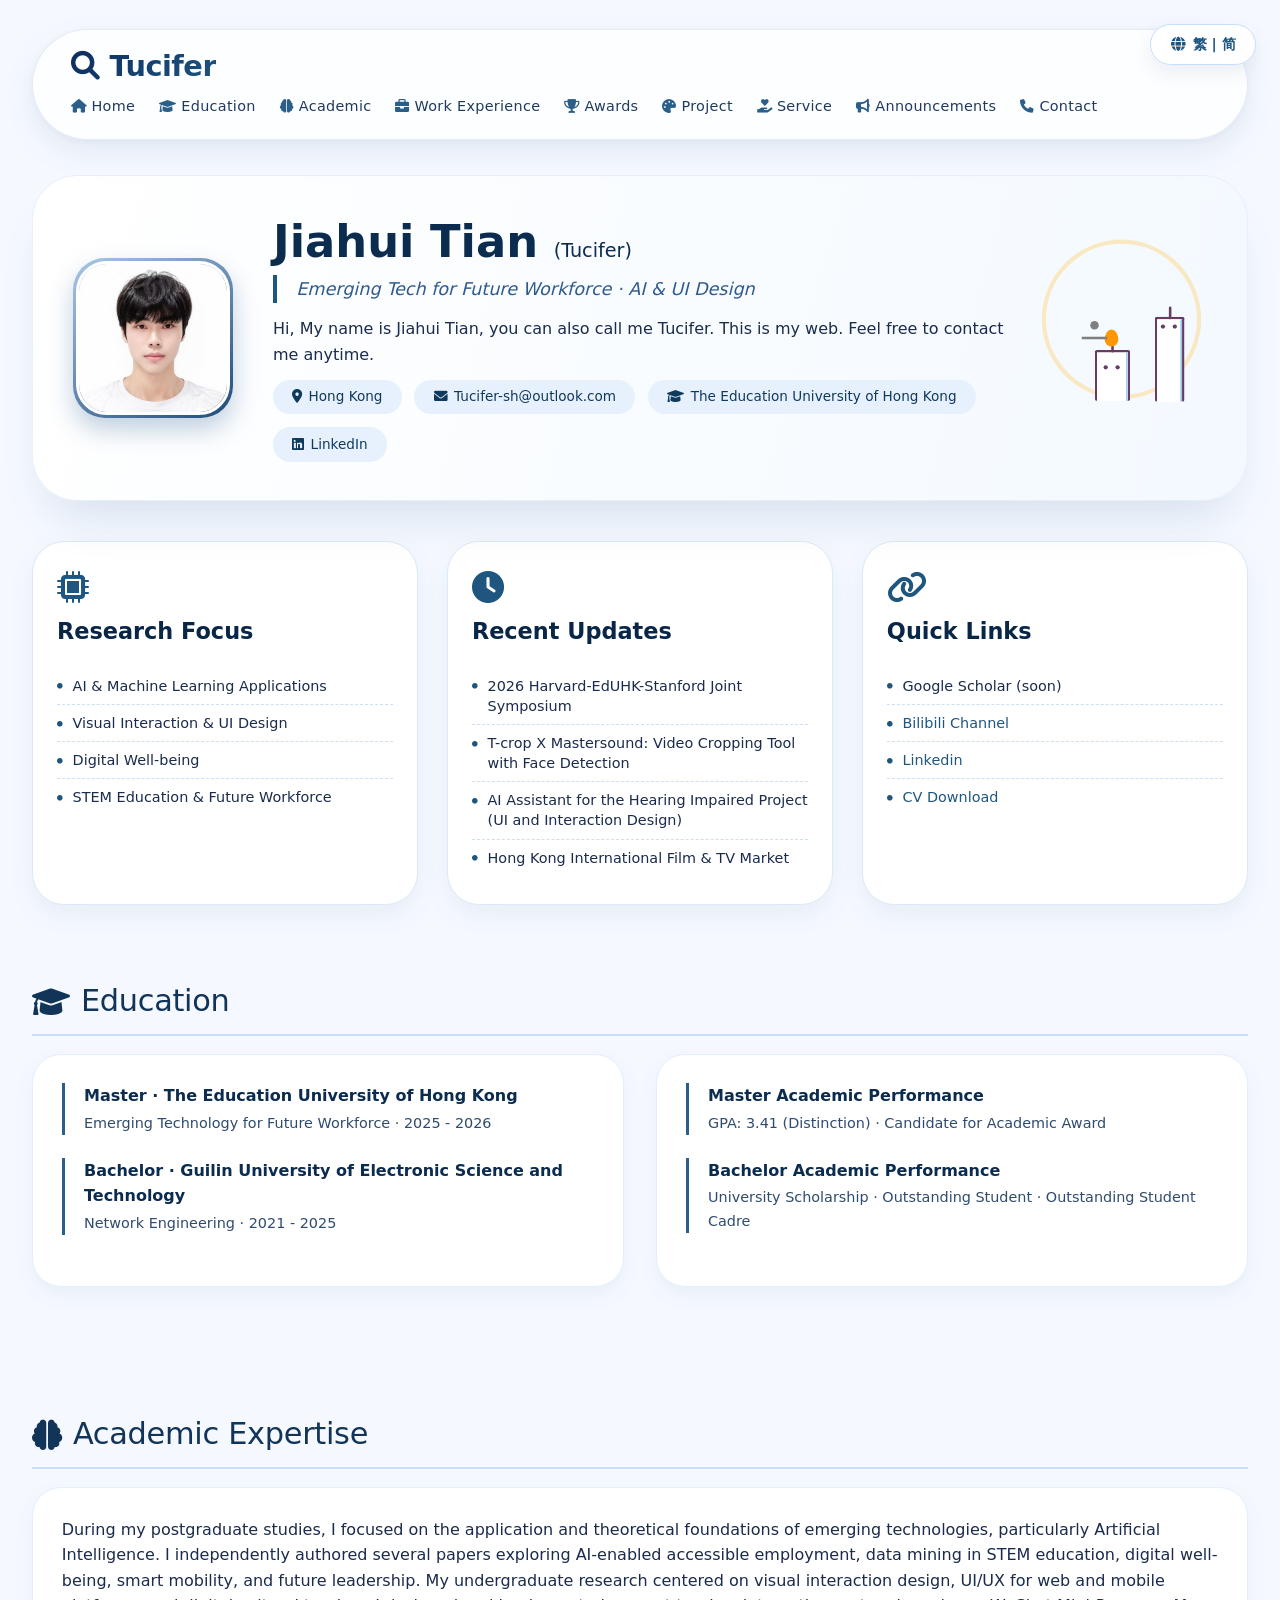
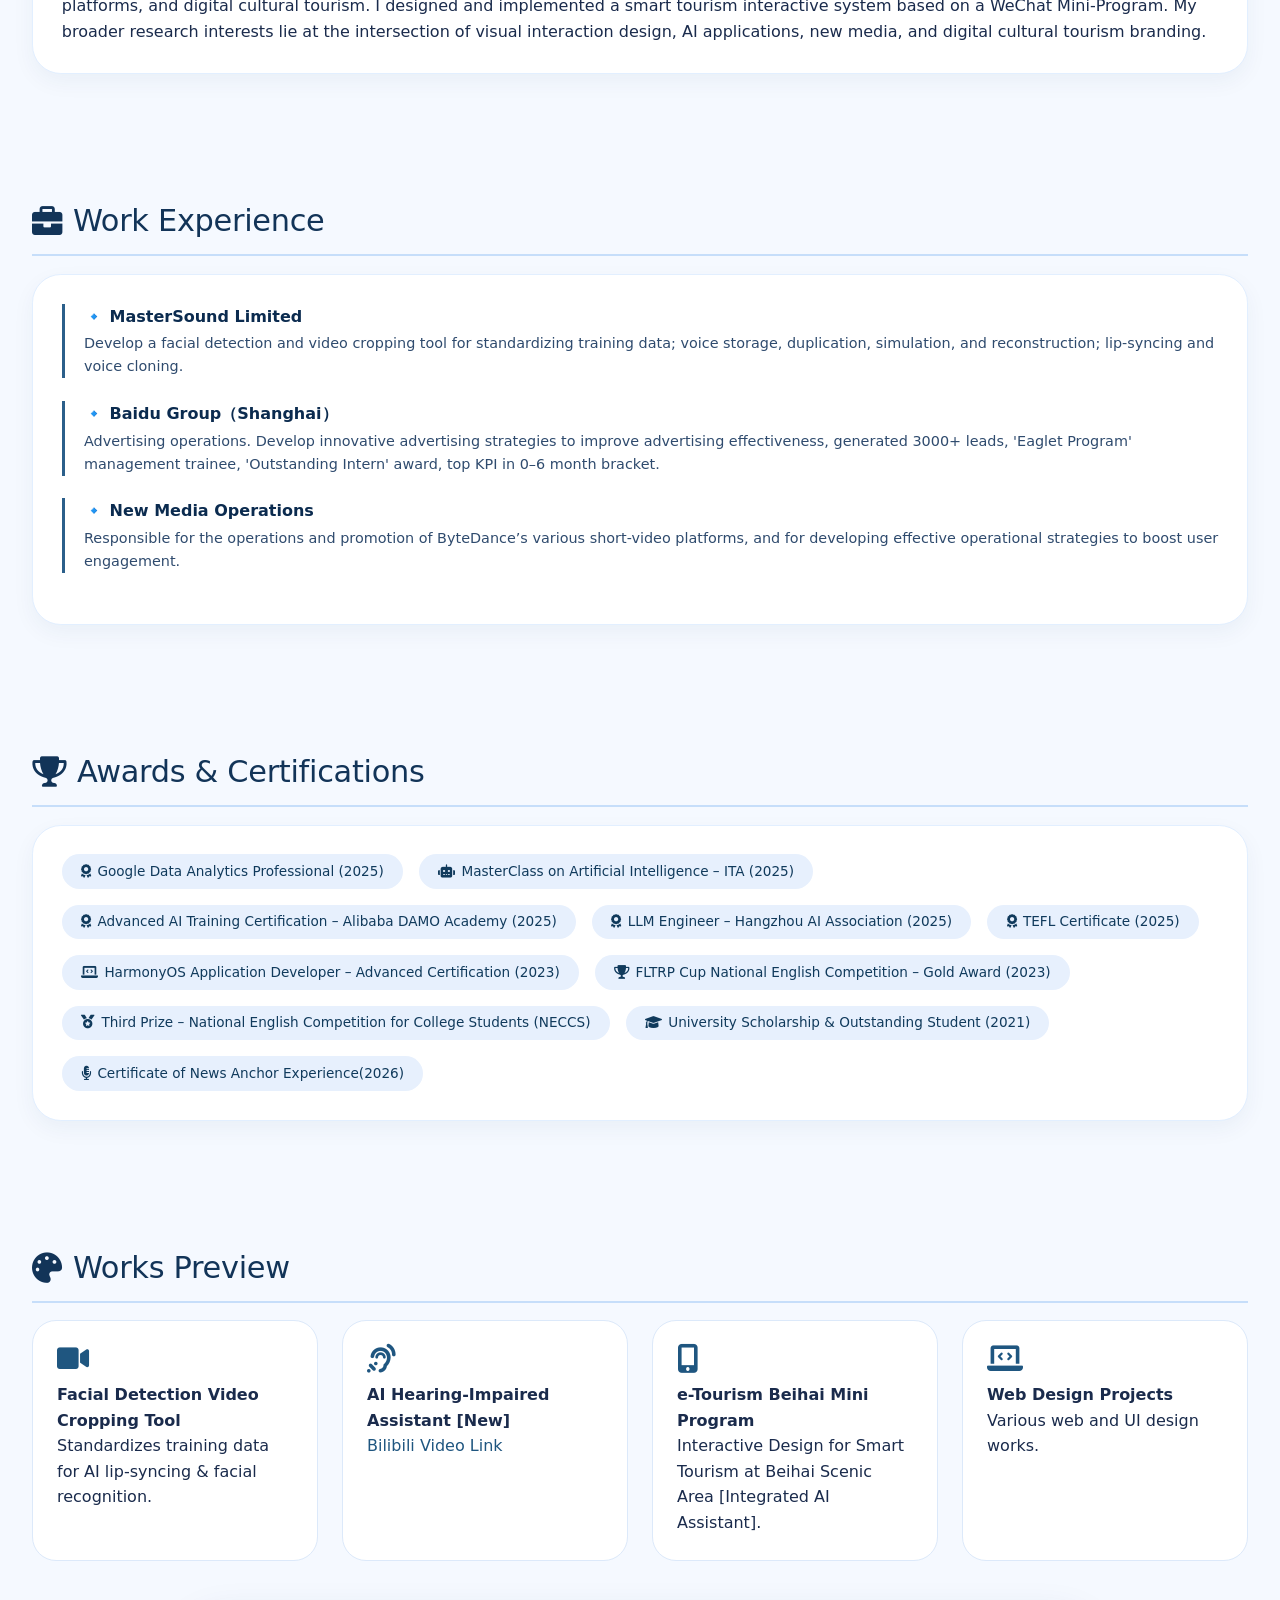
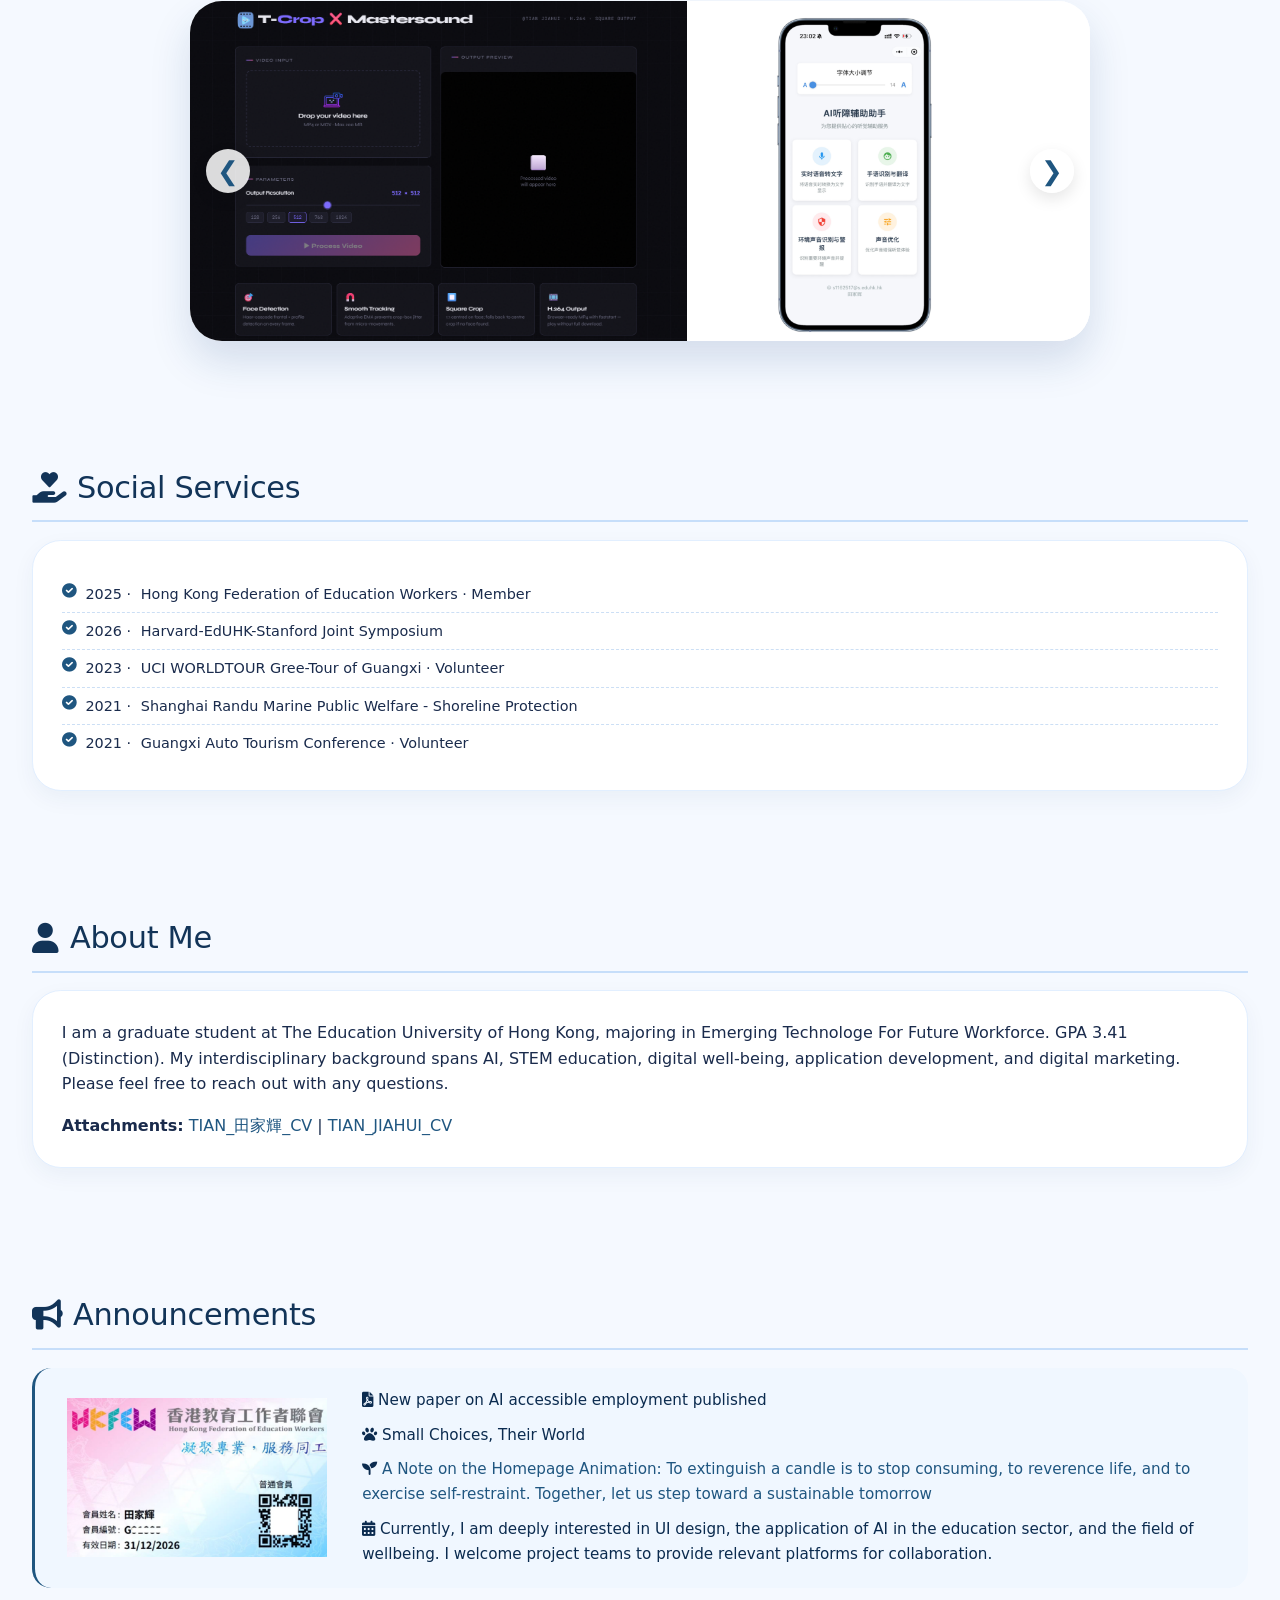
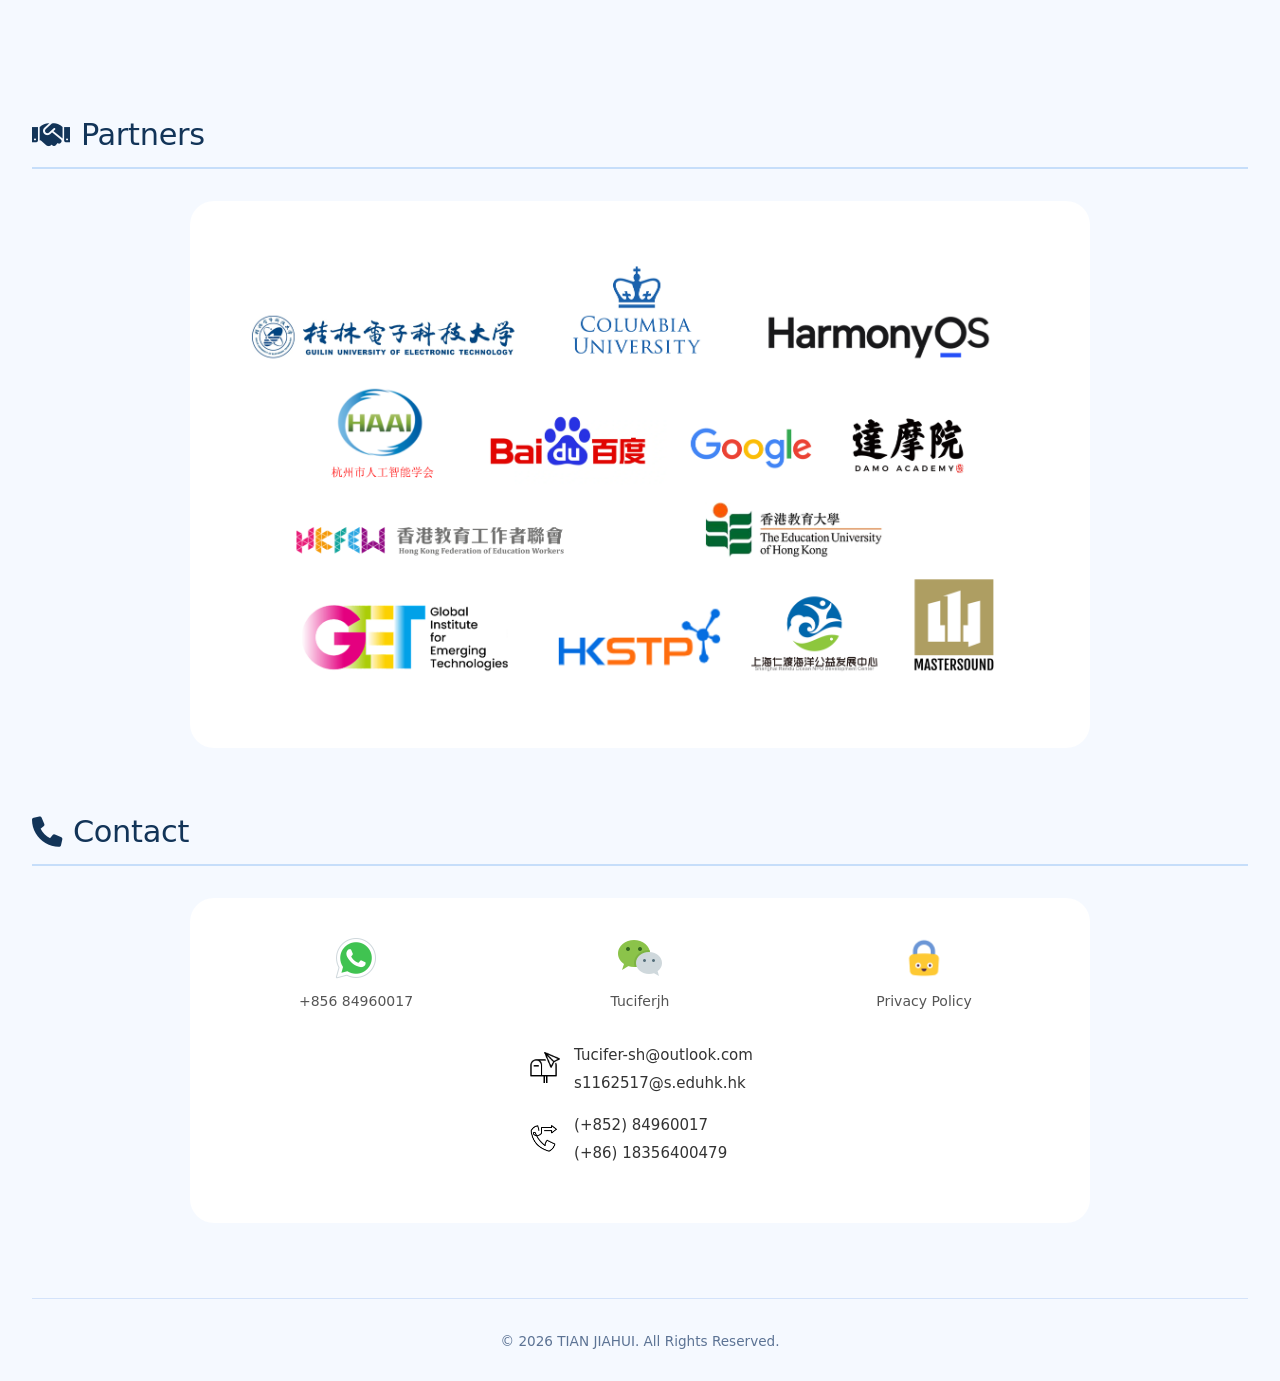
<file: index.html>
<!DOCTYPE html>
<html lang="en">
<head>
  <meta charset="UTF-8">
  <meta name="viewport" content="width=device-width, initial-scale=1.0, maximum-scale=1.0, user-scalable=yes, viewport-fit=cover">
  <meta http-equiv="Cache-Control" content="no-cache, no-store, must-revalidate">
  <meta http-equiv="Pragma" content="no-cache">
  <meta http-equiv="Expires" content="0">
<meta name="description" content="
Jiahui Tian (Tucifer) - Personal Homepage, AI & UI Design, Emerging Tech for Future Workforce, EdUHK.
田家辉,香港教育大学硕士，香港教育工作者联会会员，研究方向为人工智能、交互设计与新兴技术赋能的未来人力。
">
<meta name="keywords" content="
Tucifer,
Tucifer Tian,
Tian Jiahui,
TIAN JIAHUI,
JIAHUI TIAN ,
Jiahui Tian,
田家辉,
田家輝,
EDUHK 田家辉,
EDUHK 田家輝,
EdUHK 田家辉,
EdUHK 田家輝,
EDUHK Tian Jiahui,
EDUHK TIAN JIAHUI
Tian Jiahui EDUHK,
TIAN JIAHUI EDUHK，
香港教育大学 田家辉，
香港教育大學 田家輝，
田家辉 香港教育大学，
田家輝 香港教育大學
">
<meta name="robots" content="index, follow">
  <title>Jiahui Tian ·  Homepage</title>
  <link rel="canonical" href="https://tucifer.github.io/Tucifer/">
  <link rel="icon" type="image/png" href="logo1.png">

  <!-- Font Awesome -->
  <link rel="stylesheet" href="https://cdnjs.cloudflare.com/ajax/libs/font-awesome/6.0.0-beta3/css/all.min.css">

  <!-- Main CSS -->
  <link rel="stylesheet" href="./style.css?v=3">
</head>

<style>


/* ============================================
   Hero 区 - 左头像 | 中文字 | 右蜡烛
   ============================================ */

.hero {
  display: flex !important;
  flex-direction: row !important;
  align-items: center !important;
  justify-content: space-between !important;
  flex-wrap: wrap !important;
  gap: 2.5rem;
  background: linear-gradient(105deg, #ffffff 0%, #f3f9ff 100%);
  border-radius: 2.8rem;
  padding: 2.4rem 2.5rem;
  box-shadow: 0 30px 50px -20px rgba(20, 60, 120, 0.15);
  border: 1px solid #e6f0fa;
  position: relative;
}

/* 左侧头像 */
.photo-frame {
  flex: 0 0 auto;
}

/* 中间文字 - 撑满剩余空间 */
.intro-text {
  flex: 1 !important;
  min-width: 260px;
}

/* 右侧蜡烛容器 */
.hero-loader {
  flex: 0 0 auto !important;
  display: flex !important;
  align-items: center !important;
  justify-content: center !important;
}

/* 蜡烛外层 */
.scene-wrapper {
  display: flex;
  align-items: center;
  justify-content: center;
  width: 140px;
  height: 100px;
}

/* 核心修复：取消 absolute 定位 */
.wrapper {
  position: relative !important;
  left: auto !important;
  top: auto !important;
  transform: scale(0.85) !important;
}



/* 蜡烛组 */
.candles {
  position: absolute;
  left: 50%;
  top: 50%;
  width: 250px;
  height: 150px;
  transform: translate(-50%, -50%);
  z-index: 1;
}

/* 蜡烛1 */
.candle1 {
  position: absolute;
  left: 50%;
  top: 50%;
  width: 35px;
  height: 100px;
  background: #fff;
  border: 3px solid #673c63;
  border-bottom: 0px;
  border-radius: 3px;
  transform-origin: center right;
  transform: translate(60%, -25%);
  box-shadow: -2px 0px 0px #95c6f2 inset;
  animation: expand-body 3s infinite linear;
}

.candle1__stick {
  position: absolute;
  left: 50%;
  top: 0%;
  width: 3px;
  height: 15px;
  background: #673c63;
  border-radius: 8px;
  transform: translate(-50%, -100%);
}

.candle1__eyes {
  position: absolute;
  left: 50%;
  top: 0%;
  width: 35px;
  height: 30px;
  transform: translate(-50%, 0%);
}

.candle1__eyes-one {
  position: absolute;
  left: 30%;
  top: 20%;
  width: 5px;
  height: 5px;
  border-radius: 100%;
  background: #673c63;
  transform: translate(-70%, 0%);
  animation: blink-eyes 3s infinite linear;
}

.candle1__eyes-two {
  position: absolute;
  left: 70%;
  top: 20%;
  width: 5px;
  height: 5px;
  border-radius: 100%;
  background: #673c63;
  transform: translate(-70%, 0%);
  animation: blink-eyes 3s infinite linear;
}

.candle1__mouth {
  position: absolute;
  left: 40%;
  top: 20%;
  width: 0px;
  height: 0px;
  border-radius: 20px;
  background: #673c63;
  transform: translate(-50%, -50%);
  animation: uff 3s infinite linear;
}

/* 蜡烛烟雾 */
.candle__smoke-one {
  position: absolute;
  left: 30%;
  top: 50%;
  width: 30px;
  height: 3px;
  background: grey;
  transform: translate(-50%, -50%);
  animation: move-left 3s infinite linear;
}

.candle__smoke-two {
  position: absolute;
  left: 30%;
  top: 40%;
  width: 10px;
  height: 10px;
  border-radius: 10px;
  background: grey;
  transform: translate(-50%, -50%);
  animation: move-top 3s infinite linear;
}

/* 蜡烛2 */
.candle2 {
  position: absolute;
  left: 20%;
  top: 65%;
  width: 42px;
  height: 60px;
  background: #fff;
  border: 3px solid #673c63;
  border-bottom: 0px;
  border-radius: 3px;
  transform: translate(60%, -15%);
  transform-origin: center right;
  box-shadow: -2px 0px 0px #95c6f2 inset;
  animation: shake-left 3s infinite linear;
}

.candle2__stick {
  position: absolute;
  left: 50%;
  top: 0%;
  width: 3px;
  height: 12px;
  background: #673c63;
  border-radius: 8px;
  transform: translate(-50%, -100%);
  transform-origin: bottom center;
  animation: stick-animation 3s infinite linear;
}

.candle2__eyes {
  position: absolute;
  left: 50%;
  top: 0%;
  width: 35px;
  height: 30px;
  transform: translate(-50%, 0%);
}

.candle2__eyes-one {
  position: absolute;
  left: 30%;
  top: 50%;
  width: 5px;
  height: 5px;
  border-radius: 100%;
  background: #673c63;
  transform: translate(-80%, 0%);
  animation: changeto-lower 3s infinite linear;
}

.candle2__eyes-two {
  position: absolute;
  left: 70%;
  top: 50%;
  width: 5px;
  height: 5px;
  border-radius: 100%;
  background: #673c63;
  transform: translate(-80%, 0%);
  animation: changeto-greater 3s infinite linear;
}

/* 光波 */
.light__wave {
  position: absolute;
  top: 35%;
  left: 35%;
  width: 75px;
  height: 75px;
  border-radius: 100%;
  z-index: 0;
  transform: translate(-25%, -50%) scale(2.5, 2.5);
  border: 2px solid rgba(255, 200, 80, 0.35);
  animation: expand-light 3s infinite linear;
}

/* 火焰 */
.candle2__fire {
  position: absolute;
  top: 50%;
  left: 38%;
  width: 16px;
  height: 20px;
  background: #ff9800;
  border-radius: 50% 50% 50% 50% / 60% 60% 40% 40%;
  transform: translate(-50%, -50%);
  animation: dance-fire 3s infinite linear;
}

/* ===== 动画关键帧 ===== */
@keyframes blink-eyes {
  0%, 35% { opacity: 1; transform: translate(-70%, 0%); }
  36%, 39% { opacity: 0; transform: translate(-70%, 0%); }
  40% { opacity: 1; transform: translate(-70%, 0%); }
  50%, 65% { transform: translate(-140%, 0%); }
  66% { transform: translate(-70%, 0%); }
}

@keyframes expand-body {
  0%, 40% { transform: scale(1, 1) translate(60%, -25%); }
  45%, 55% { transform: scale(1.1, 1.1) translate(60%, -28%); }
  60% { transform: scale(0.89, 0.89) translate(60%, -25%); }
  65% { transform: scale(1, 1) translate(60%, -25%); }
  70% { transform: scale(0.95, 0.95) translate(60%, -25%); }
  75% { transform: scale(1, 1) translate(60%, -25%); }
}

@keyframes uff {
  0%, 40% { width: 0px; height: 0px; }
  50%, 54% { width: 15px; height: 15px; left: 30%; }
  59% { width: 5px; height: 5px; left: 20%; }
  62% { width: 2px; height: 2px; left: 20%; }
  67% { width: 0px; height: 0px; left: 30%; }
}

@keyframes move-left {
  0%, 59%, 100% { width: 0px; left: 40%; }
  60% { width: 30px; left: 30%; }
  68% { width: 0px; left: 20%; }
}

@keyframes move-top {
  0%, 64%, 100% { width: 0px; height: 0px; top: 0%; }
  65% { width: 10px; height: 10px; top: 40%; left: 40%; }
  80% { width: 0px; height: 0px; top: 20%; }
}

@keyframes shake-left {
  0%, 40% { left: 20%; transform: translate(60%, -15%); }
  50%, 54% { left: 20%; transform: translate(60%, -15%); }
  59% { left: 20%; transform: translate(60%, -15%); }
  62% { left: 18%; transform: translate(60%, -15%); }
  65% { left: 21%; transform: translate(60%, -15%); }
  67% { left: 20%; transform: translate(60%, -15%); }
  75% {
    left: 20%;
    transform: scale(1.15, 0.85) translate(60%, -15%);
    background: #fff;
    border-color: #673c63;
  }
  91% {
    left: 20%;
    transform: scale(1.18, 0.82) translate(60%, -10%);
    background: #f44336;
    border-color: #f44336;
    box-shadow: -2px 0px 0px #f44336 inset;
  }
  92% { left: 20%; transform: scale(0.85, 1.15) translate(60%, -15%); }
  95% { left: 20%; transform: scale(1.05, 0.95) translate(60%, -15%); }
  97% { left: 20%; transform: scale(1, 1) translate(60%, -15%); }
}

@keyframes stick-animation {
  0%, 40% { left: 50%; top: 0%; transform: translate(-50%, -100%); }
  50%, 54% { left: 50%; top: 0%; transform: translate(-50%, -100%); }
  59% { left: 50%; top: 0%; transform: translate(-50%, -100%); }
  62% { left: 50%; top: 0%; transform: rotateZ(-15deg) translate(-50%, -100%); }
  65% { left: 50%; top: 0%; transform: rotateZ(15deg) translate(-50%, -100%); }
  70% { left: 50%; top: 0%; transform: rotateZ(-5deg) translate(-50%, -100%); }
  72% { left: 50%; top: 0%; transform: rotateZ(5deg) translate(-50%, -100%); }
  74%, 84% { left: 50%; top: 0%; transform: rotateZ(0deg) translate(-50%, -100%); }
  85% { transform: rotateZ(180deg) translate(0%, 120%); }
  92% { left: 50%; top: 0%; transform: translate(-50%, -100%); }
}

@keyframes expand-light {
  10%, 29%, 59%, 89% {
    transform: translate(-25%, -50%) scale(0, 0);
    border: 2px solid rgba(255,200,80,0);
  }
  90%, 20%, 50% { transform: translate(-25%, -50%) scale(1, 1); }
  95%, 96%, 26%, 27%, 56%, 57% {
    transform: translate(-25%, -50%) scale(2, 2);
        border: 2px solid rgba(235, 217, 177, 0.5);

  }
  0%, 28%, 58%, 100% {
    transform: translate(-25%, -50%) scale(2.5, 2.5);
        border: 2px solid rgba(255,200,80,0.2);

  }
}

@keyframes dance-fire {
  59%, 89% { left: 40%; width: 0px; height: 0px; }
  90%, 0%, 7%, 15%, 23%, 31%, 39%, 47%, 55% {
    left: 38.5%; width: 16px; height: 20px; background: #ffc107;
  }
  94%, 3%, 11%, 19%, 27%, 35%, 43%, 51%, 58% {
    left: 38.5%; width: 16px; height: 20px; background: #ff9800;
  }
}

@keyframes changeto-lower {
  0%, 70%, 90% {
    padding: 0px; border-radius: 100%; background: #673c63;
    border-width: 0; transform: translate(-90%, 0%);
  }
  71%, 89% {
    background: none; border: solid #673c63; border-width: 0 2px 2px 0;
    padding: 1px; transform: rotate(-45deg) translate(-50%, -65%);
  }
}

@keyframes changeto-greater {
  0%, 70%, 90% {
    top: 50%; padding: 0px; border-radius: 100%; background: #673c63;
    border-width: 0; transform: translate(-80%, 0%);
  }
  71%, 89% {
    top: 30%; background: none; border: solid #673c63; border-width: 0 2px 2px 0;
    padding: 1px; transform: rotate(135deg) translate(-50%, -55%) translateY(5px); 
  }
}

/* ===== 手机端 ===== */
@media (max-width: 768px) {
  .hero {
    flex-direction: column !important;
    text-align: center;
  }

  .intro-text {
    min-width: unset;
  }

  .hero-loader {
    margin-top: 1rem;
  }

  .scene-wrapper {
    width: 220px;
    height: 150px;
  }

  .wrapper {
    transform: scale(0.65) !important;
  }
}


</style>

<body>

  <!-- 语言切换按钮 -->
  <div class="lang-switch" id="langToggle">
    <i class="fas fa-globe"></i>
    <span class="lang-text"> 中文</span>
  </div>

  <div class="container">

    <!-- 导航栏 -->
    <nav>
      <div class="logo"><i class="fas fa-search"></i> </i> Tucifer</div>
<!-- 汉堡菜单按钮（仅手机端显示） -->
<button class="nav-toggle" id="navToggle" aria-label="Toggle navigation">
  <i class="fas fa-bars"></i>
</button>

      <ul class="nav-links">
  <li>
    <a href="#home">
      <i class="fas fa-home"></i>
      <span
        data-en="Home"
        data-zh-hant="主頁"
        data-zh-hans="主页"
      >Home</span>
    </a>
  </li>

  <li>
    <a href="#education">
      <i class="fas fa-graduation-cap"></i>
      <span
        data-en="Education"
        data-zh-hant="教育背景"
        data-zh-hans="教育背景"
      >Education</span>
    </a>
  </li>

  <li>
    <a href="#expertise">
      <i class="fas fa-brain"></i>
      <span
        data-en="Academic"
        data-zh-hant="學術專長"
        data-zh-hans="学术专长"
      >Academic</span>
    </a>
  </li>

  <li>
    <a href="#experience">
      <i class="fas fa-briefcase"></i>
      <span
        data-en="Work Experience"
        data-zh-hant="工作經驗"
        data-zh-hans="工作经验"
      >Experience</span>
    </a>
  </li>

  <li>
    <a href="#awards">
      <i class="fas fa-trophy"></i>
      <span
        data-en="Awards"
        data-zh-hant="獲獎與認證"
        data-zh-hans="获奖与认证"
      >Awards</span>
    </a>
  </li>

  <li>
    <a href="#works">
      <i class="fas fa-palette"></i>
      <span
        data-en="Project"
        data-zh-hant="項目展示"
        data-zh-hans="项目展示"
      >Works</span>
    </a>
  </li>

  <li>
    <a href="#service">
      <i class="fas fa-hand-holding-heart"></i>
      <span
        data-en="Service"
        data-zh-hant="社會服務"
        data-zh-hans="社会服务"
      >Service</span>
    </a>
  </li>

  <li>
    <a href="#bulletin">
      <i class="fas fa-bullhorn"></i>
      <span
        data-en="Announcements"
        data-zh-hant="公告欄"
        data-zh-hans="公告栏"
      >Announcements</span>
    </a>
  </li>

  <li>
    <a href="#Contact">
      <i class="fas fa-phone"></i>
      <span
        data-en="Contact"
        data-zh-hant="聯絡"
        data-zh-hans="联络"
      >Contact</span>
    </a>
  </li>
</ul>
    </nav>

    <!-- 英雄区 -->
    <div class="hero" id="home">
      <div class="photo-frame">
        <img src="photo.jpg" alt="Jiahui Tian photo">
      </div>
      <div class="intro-text">
        <h1>
  <span class="name-en" data-en="Jiahui Tian">Jiahui Tian</span>
  <span class="name-cn" style="font-size:1.2rem; font-weight:400;">
    (<span>Tucifer</span>)
  </span>
</h1>
        <div class="subtitle" data-en="Emerging Tech for Future Workforce · AI & UI Design" 
         data-zh-hant="新興科技賦能的未來人力 · 人工智能與交互設計"
         data-zh="新兴技术赋能的人力 · 人工智能与交互设计">
          Emerging Tech for Future Workforce · AI & Visual Design
        </div>
        <p data-en="Hi, My name is Jiahui Tian, you can also call me Tucifer. This is my web. Feel free to contact me anytime."
           data-zh-hant="你好，我是田家輝，也可以叫我 Tucifer。這是我的個人網站，歡迎隨時聯絡我。"
           data-zh="你好，我是田家辉，也可以叫我Tucifer。这是我的个人主页，欢迎随时联系我。">
          Hi, My name is Jiahui Tian, you can also call me Tucifer. This is my personal homepage. Feel free to contact me anytime.
        </p>
        <div class="quick-badges">
  <span class="badge">
    <i class="fas fa-map-marker-alt"></i>
    <span
      data-en="Hong Kong"
      data-zh-hant="香港"
      data-zh-hans="香港"
    >Hong Kong</span>
  </span>

  <span class="badge">
    <i class="fas fa-envelope"></i>
    <span data-en="Tucifer-sh@outlook.com" data-zh="Tucifer-sh@outlook.com">
      Tucifer-sh@outlook.com
    </span>
  </span>

  <span class="badge">
    <i class="fas fa-graduation-cap"></i>
    <span
      data-en="The Education University of Hong Kong"
      data-zh-hant="香港教育大學"
      data-zh-hans="香港教育大学"
    >
      The Education University of Hong Kong
    </span>
  </span>

  <!-- LinkedIn -->
  <a class="badge" href="https://www.linkedin.com/in/tucifer" target="_blank" rel="noopener">
    <i class="fab fa-linkedin"></i>
    <span
      data-en="LinkedIn"
      data-zh-hant="LinkedIn"
      data-zh-hans="LinkedIn"
    >LinkedIn</span>
  </a>
</div>
      </div>

  <div class="hero-loader">
    <div class="scene-wrapper">
      <div class="wrapper">
        <div class="candles">
          <div class="light__wave"></div>
          <div class="candle1">
            <div class="candle1__body">
              <div class="candle1__eyes">
                <span class="candle1__eyes-one"></span>
                <span class="candle1__eyes-two"></span>
              </div>
              <div class="candle1__mouth"></div>
            </div>
            <div class="candle1__stick"></div>
          </div>
          <div class="candle2">
            <div class="candle2__body">
              <div class="candle2__eyes">
                <div class="candle2__eyes-one"></div>
                <div class="candle2__eyes-two"></div>
              </div>
            </div>
            <div class="candle2__stick"></div>
          </div>
          <div class="candle2__fire"></div>
          <div class="sparkles-one"></div>
          <div class="sparkles-two"></div>
          <div class="candle__smoke-one"></div>
          <div class="candle__smoke-two"></div>
        </div>
        <div class="floor"></div>
      </div>
    </div>
  </div>

</div>
    

    <!-- 首页卡片 -->
<div class="home-grid">
  <div class="card">
    <i class="fas fa-microchip"></i>
    <h3
      data-en="Research Focus"
      data-zh-hant="研究焦點"
      data-zh-hans="研究焦点"
    >
      Research Focus
    </h3>
    <ul class="home-list">
      <li>
        <i class="fas fa-circle"></i>
        <span
          data-en="AI & Machine Learning Applications"
          data-zh-hant="人工智能與機器學習應用"
          data-zh-hans="人工智能与机器学习应用"
        >
          AI & Machine Learning Applications
        </span>
      </li>
      <li>
        <i class="fas fa-circle"></i>
        <span
          data-en="Visual Interaction & UI Design"
          data-zh-hant="視覺互動與介面設計"
          data-zh-hans="视觉交互与UI设计"
        >
          Visual Interaction & UI Design
        </span>
      </li>
      <li>
        <i class="fas fa-circle"></i>
        <span
          data-en="Digital Well-being"
          data-zh-hant="數碼福祉"
          data-zh-hans="数字福祉"
        >
          Digital Well-being
        </span>
      </li>
      <li>
        <i class="fas fa-circle"></i>
        <span
          data-en="STEM Education & Future Workforce"
          data-zh-hant="STEM 教育與未來人力"
          data-zh-hans="STEM 教育与未来人力"
        >
          STEM Education & Future Workforce
        </span>
      </li>
    </ul>
  </div>

  <div class="card">
    <i class="fas fa-clock"></i>
    <h3
      data-en="Recent Updates"
      data-zh-hant="近期動態"
      data-zh-hans="近期动态"
    >
      Recent Updates
    </h3>
    <ul class="home-list">
      <li>
        <i class="fas fa-circle"></i>
        <span
          data-en="2026 Harvard-EdUHK-Stanford Joint Symposium"
          data-zh-hant="2026 哈佛–教大–史丹福聯合論壇"
          data-zh-hans="2026 哈佛-教大-斯坦福联合论坛"
        >
          2026 Harvard-EdUHK-Stanford Joint Symposium
        </span>
      </li>
      <li>
        <i class="fas fa-circle"></i>
        <span
          data-en="T-crop X Mastersound: Video Cropping Tool with Face Detection"
          data-zh-hant="T‑crop X Mastersound：具人臉偵測功能的影片裁剪工具"
          data-zh-hans="T-crop X Mastersound 面部检测视频裁剪工具"
        >
          T-crop X Mastersound: Video Cropping Tool with Face Detection
        </span>
      </li>
      <li>
        <i class="fas fa-circle"></i>
        <span
          data-en="AI Assistant for the Hearing Impaired Project (UI and Interaction Design)"
          data-zh-hant="AI 聽障助手項目（介面與互動設計）"
          data-zh-hans="AI听障助手项目（UI和交互设计）"
        >
          AI Assistant for the Hearing Impaired Project (UI and Interaction Design)
        </span>
      </li>
      <li>
        <i class="fas fa-circle"></i>
        <span
          data-en="Hong Kong International Film & TV Market"
          data-zh-hant="2026 香港國際影視展（FILMART）"
          data-zh-hans="2026 香港国际影视展 (FILMART)"
        >
          Hong Kong International Film & TV Market
        </span>
      </li>
    </ul>
  </div>

  <div class="card">
    <i class="fas fa-link"></i>
    <h3
      data-en="Quick Links"
      data-zh-hant="快速連結"
      data-zh-hans="快速链接"
    >
      Quick Links
    </h3>
    <ul class="home-list">
      <li>
        <i class="fas fa-circle"></i>
        <span
          data-en="Google Scholar (soon)"
          data-zh-hant="Google Scholar（即將推出）"
          data-zh-hans="Google Scholar（即将上线）"
        >
          Google Scholar (soon)
        </span>
      </li>
      <li>
        <i class="fas fa-circle"></i>
        <a href="https://www.bilibili.com/video/BV1DdDeB6Enp/" target="_blank" rel="noopener">
          <span
            data-en="Bilibili Channel"
            data-zh-hant="Bilibili 頻道"
            data-zh-hans="B站频道"
          >
            Bilibili Channel
          </span>
        </a>
      </li>
      <li>
        <i class="fas fa-circle"></i>
        <a href="https://www.linkedin.com/in/tucifer" target="_blank" rel="noopener">
          <span
            data-en="Linkedin"
            data-zh-hant="Linkedin"
            data-zh-hans="Linkedin"
          >
            CV Download
          </span>
        </a>
      </li>
      <li>
        <i class="fas fa-circle"></i>
        <a href="https://p.kdocs.cn/s/OEKVGBZIACQHM" target="_blank" rel="noopener">
          <span
            data-en="CV Download"
            data-zh-hant="履歷下載"
            data-zh-hans="简历下载"
          >
            CV Download
          </span>
        </a>
      </li>
    </ul>
  </div>
</div>

    <!-- 教育 -->
<div id="education">
  <h2 class="section-title">
    <i class="fas fa-graduation-cap"></i>
    <span
      data-en="Education"
      data-zh-hant="教育背景"
      data-zh-hans="教育背景"
    >
      Education
    </span>
  </h2>

  <div class="grid-2col">
    <!-- 第一个 info-block：学历 -->
    <div class="info-block">
      <div class="timeline-item">
        <h4>
          <span
            data-en="Master · The Education University of Hong Kong"
            data-zh-hant="碩士 · 香港教育大學"
            data-zh-hans="硕士 · 香港教育大学"
          >
            Master · The Education University of Hong Kong
          </span>
        </h4>
        <p
          data-en="Emerging Technology for Future Workforce · 2025 - 2026"
          data-zh-hant="新興科技賦能的未來人力 · 2025 - 2026"
          data-zh-hans="新兴技术赋能的未来人力 · 2025 - 2026"
        >
          Emerging Technology for Future Workforce · 2025 - 2026
        </p>
      </div>

      <div class="timeline-item">
        <h4>
          <span
            data-en="Bachelor · Guilin University of Electronic Science and Technology"
            data-zh-hant="學士 · 桂林電子科技大學"
            data-zh-hans="学士 · 桂林电子科技大学"
          >
            Bachelor · Guilin University of Electronic Science and Technology
          </span>
        </h4>
        <p
          data-en="Network Engineering · 2021 - 2025"
          data-zh-hant="網絡工程 · 2021 - 2025"
          data-zh-hans="网络工程 · 2021 - 2025"
        >
          Network Engineering · 2021 - 2025
        </p>
      </div>
    </div>

    <!-- 第二个 info-block：成绩与项目描述 -->
    <div class="info-block">
      <div class="timeline-item">
        <h4>
          <span
            data-en="Master Academic Performance"
            data-zh-hant="碩士學術表現"
            data-zh-hans="硕士学术表现"
          >
            Master Academic Performance
          </span>
        </h4>
        <p
          data-en="GPA: 3.41 (Distinction) · Candidate for Academic Award"
          data-zh-hant="GPA：3.41（卓越）· 學術獎候選名單"
          data-zh-hans="GPA：3.41（卓越）· 学术奖候选名单"
        >
          GPA: 3.41 (Distinction) · Candidate for Academic Award
        </p>
      </div>

      <div class="timeline-item">
        <h4>
          <span
            data-en="Bachelor Academic Performance"
            data-zh-hant="學士學術表現"
            data-zh-hans="本科学术表现"
          >
            Bachelor Academic Performance
          </span>
        </h4>
        <p
          data-en="University Scholarship · Outstanding Student · Outstanding Student Cadre"
          data-zh-hant="校級獎學金 · 優秀學生 · 優秀學生領導者"
          data-zh-hans="校级奖学金 · 优秀学生 · 优秀学生领导者"
        >
          University Scholarship · Outstanding Student · Outstanding Student Lead
        </p>
      </div>
    </div>
  </div>
</div>

   <!-- 学术专长 -->
<div id="expertise">
  <h2 class="section-title">
    <i class="fas fa-brain"></i>
    <span
      data-en="Academic Expertise"
      data-zh-hant="學術專長"
      data-zh-hans="学术经历"
    >
      Academic Expertise
    </span>
  </h2>

  <div class="info-block">
    <p
      data-en="During my postgraduate studies, I focused on the application and theoretical foundations of emerging technologies, particularly Artificial Intelligence. I independently authored several papers exploring AI-enabled accessible employment, data mining in STEM education, digital well-being, smart mobility, and future leadership.

My undergraduate research centered on visual interaction design, UI/UX for web and mobile platforms, and digital cultural tourism. I designed and implemented a smart tourism interactive system based on a WeChat Mini-Program. My broader research interests lie at the intersection of visual interaction design, AI applications, new media, and digital cultural tourism branding."
      data-zh-hant="碩士階段聚焦人工智能等新興技術的應用與理論基礎，獨立撰寫多篇論文，涵蓋聽障群體無障礙就業、STEM 教育數據挖掘、數碼福祉、智慧出行及未來領導力。

本科階段主攻視覺互動與介面設計，涵蓋網頁、移動端及小程序介面，並完成基於微信小程序的智慧旅遊互動系統。研究興趣集中於視覺互動設計、人工智能、新媒體應用與數碼文旅品牌。"
      data-zh-hans="硕士阶段聚焦人工智能等新兴技术的应用与理论基础，独立撰写多篇论文，涵盖听障群体无障碍就业、STEM教育数据挖掘、数字福祉、智慧出行及未来领导力。

本科阶段主攻视觉交互与UI设计，涵盖网页、移动端及小程序界面，并完成基于微信小程序的智慧旅游互动系统。研究兴趣集中于视觉交互设计、人工智能、新媒体应用与数字文旅品牌。"
    >
      During my postgraduate studies, I focused on AI applications and independently authored papers on AI-empowered accessible employment, data mining in STEM education, digital well-being, AI in smart mobility, and future leadership. Undergraduate research centered on UI design, web/mini-program interfaces, and digital cultural tourism. Published paper: 'Design and Implementation of a Smart Tourism Interactive System for Beihai Scenic Spots Based on WeChat Mini-Program.'
    </p>
  </div>
</div>


   <!-- 工作经验 -->
<div id="experience">
  <h2 class="section-title">
    <i class="fas fa-briefcase"></i>
    <span
      data-en="Work Experience"
      data-zh-hant="工作經驗"
      data-zh-hans="工作经验"
    >
      Work Experience
    </span>
  </h2>

  <div class="info-block">
    <!-- MasterSound -->
    <div class="timeline-item">
      <h4>🔹 MasterSound Limited</h4>
      <p
        data-en="Develop a facial detection and video cropping tool for standardizing training data; voice storage, duplication, simulation, and reconstruction; lip-syncing and voice cloning."
        data-zh-hant="開發面部偵測影片裁剪工具，用於標準化訓練數據；聲音儲存、複製、模擬與重建；唇音同步與聲音克隆。"
        data-zh-hans="开发面部检测视频裁剪工具，用于标准化训练数据；声音存储、复制、模拟与重建；唇音同步与声音克隆。"
      >
        Develop a facial detection and video cropping tool for standardizing training data; voice storage, duplication, simulation, and reconstruction; lip-syncing and voice cloning.
      </p>
    </div>

    <!-- Baidu -->
    <div class="timeline-item">
      <h4>
        🔹
        <span
          data-en="Baidu Group（Shanghai）"
          data-zh-hant="百度上海分公司"
          data-zh-hans="百度上海分公司"
        >
          Baidu Group（Shanghai）
        </span>
      </h4>
      <p
        data-en="Advertising operations. Develop innovative advertising strategies to improve advertising effectiveness, generated 3000+ leads, 'Eaglet Program' management trainee, 'Outstanding Intern' award, top KPI in 0–6 month bracket."
        data-zh-hant="廣告營運。制定創新廣告策略以提升廣告成效，產出 3000+ 高質量潛在客戶；「雛鷹計劃」管理培訓生，獲「優秀實習生」，0–6 個月組內 KPI 排名第一。"
        data-zh-hans="广告运营，制定创新广告策略，提升广告效果，产出3000+高质量线索，管培生“雏鹰计划”，获“优秀实习生”，KPI领先。"
      >
        Advertising operations. Develop innovative advertising strategies to improve advertising effectiveness, generated 3000+ leads, 'Eaglet Program' management trainee, 'Outstanding Intern' award, top KPI in 0–6 month bracket.
      </p>
    </div>

    <!-- New Media -->
    <div class="timeline-item">
      <h4>
        🔹
        <span
          data-en="New Media Operations"
          data-zh-hant="新媒體營運"
          data-zh-hans="新媒体运营"
        >
          New Media Operations
        </span>
      </h4>
      <p
        data-en="Responsible for the operations and promotion of ByteDance’s various short-video platforms, and for developing effective operational strategies to boost user engagement."
        data-zh-hant="負責字節跳動旗下各短視頻平台的營運與推廣，制定有效營運方案以提升用戶活躍度。"
        data-zh-hans="负责字节跳动旗下各短视频平台运营和推广，制定有效运营方案提升用户活跃度。"
      >
        Responsible for the operations and promotion of ByteDance’s various short-video platforms, and for developing effective operational strategies to boost user engagement.
      </p>
    </div>
  </div>
</div>

    

   <!-- 获奖 -->
<div id="awards">
  <h2 class="section-title">
    <i class="fas fa-trophy"></i>
    <span
      data-en="Awards & Certifications"
      data-zh-hant="獲獎與認證"
      data-zh-hans="获奖与认证"
    >
      Awards & Certifications
    </span>
  </h2>

  <div class="info-block" style="display:flex; flex-wrap:wrap; gap:1rem;">
    <span class="badge">
      <i class="fas fa-award"></i>
      <span
        data-en="Google Data Analytics Professional (2025)"
        data-zh-hant="Google 數據分析專業認證（2025）"
        data-zh-hans="谷歌数据分析专业认证（2025）"
      >
        Google Data Analytics Professional (2025)
      </span>
    </span>

    <span class="badge">
      <i class="fas fa-robot"></i>
      <span
        data-en="MasterClass on Artificial Intelligence – ITA (2025)"
        data-zh-hant="ITA 人工智能大師班（2025）"
        data-zh-hans="ITA 人工智能大师班（2025）"
      >
        MASTERCLASS ON ARTIFICIAL INTELLIGENCE from ITA(2025)
      </span>
    </span>

    <span class="badge">
      <i class="fas fa-award"></i>
      <span
        data-en="Advanced AI Training Certification – Alibaba DAMO Academy (2025)"
        data-zh-hant="阿里巴巴達摩院人工智能訓練師高級認證（2025）"
        data-zh-hans="阿里巴巴达摩院人工智能训练师高级认证（2025）"
      >
        Advanced Certification in AI Training from Alibaba DAMo Academy (2025)
      </span>
    </span>

    <span class="badge">
      <i class="fas fa-award"></i>
      <span
        data-en="LLM Engineer – Hangzhou AI Association (2025)"
        data-zh-hant="杭州市人工智能學會大模型工程師（2025）"
        data-zh-hans="杭州市人工智能学会大模型工程师（2025）"
      >
        LLM Engineer Hangzhou AI Assoc. (2025)
      </span>
    </span>

    <span class="badge">
      <i class="fas fa-award"></i>
      <span
        data-en="TEFL Certificate (2025)"
        data-zh-hant="國際英語教師資格證（2025）"
        data-zh-hans="国际英语教师资格证（2025）"
      >
        TEFL Certificate (2025)
      </span>
    </span>

    <span class="badge">
      <i class="fas fa-laptop-code"></i>
      <span
        data-en="HarmonyOS Application Developer – Advanced Certification (2023)"
        data-zh-hant="鴻蒙應用開發者高級認證（2023）"
        data-zh-hans="鸿蒙应用开发者高级认证（2023）"
      >
        HarmonyOS Application Developer Advanced Certification (2023)
      </span>
    </span>

    <span class="badge">
      <i class="fas fa-trophy"></i>
      <span
        data-en="FLTRP Cup National English Competition – Gold Award (2023)"
        data-zh-hant="外研社全國英語大賽金獎（2023）"
        data-zh-hans="外研社全国英语大赛金奖（2023）"
      >
        FLTRP Gold Awards English (2023)
      </span>
    </span>

    <span class="badge">
      <i class="fas fa-medal"></i>
      <span
        data-en="Third Prize – National English Competition for College Students (NECCS)"
        data-zh-hant="全國大學生英語競賽三等獎"
        data-zh-hans="全国大学生英语竞赛三等奖"
      >
        Third Prize - National English Competition for College Students (NECCS)
      </span>
    </span>

    <span class="badge">
      <i class="fas fa-graduation-cap"></i>
      <span
        data-en="University Scholarship & Outstanding Student (2021)"
        data-zh-hant="校級獎學金 & 優秀學生（2021）"
        data-zh-hans="校级奖学金 & 优秀学生（2021）"
      >
        University Scholarship & Outstanding Student (2021)
      </span>
    </span>

    <span class="badge">
      <i class="fas fa-microphone-alt"></i>
      <span
        data-en="Certificate of News Anchor Experience(2026)"
        data-zh-hant="鳳凰衛視 · 主播體驗證書（2026）"
        data-zh-hans="凤凰卫视 · 主播体验证书（2026）"
      >
        University Scholarship & Outstanding Student (2021)
      </span>
    </span>
  </div>
</div>

    <!-- 作品展示 -->
    <div id="works">
      <h2 class="section-title"><i class="fas fa-palette"></i> <span data-en="Works Preview" data-zh="作品展示">Works Preview</span></h2>
      <div class="works-grid">
  <!-- Facial Detection Video Cropping Tool -->
  <div class="work-card">
    <i class="fas fa-video"></i>
    <h4
      data-en="Facial Detection Video Cropping Tool"
      data-zh-hant="面部偵測影片裁剪工具"
      data-zh-hans="面部检测视频裁剪工具"
    >
      Facial Detection Video Cropping Tool
    </h4>
    <p
      data-en="Standardizes training data for AI lip-syncing & facial recognition."
      data-zh-hant="為 AI 唇音同步及人臉識別標準化訓練數據。"
      data-zh-hans="标准化AI口型同步与人脸识别训练数据。"
    >
      Standardizes training data for AI lip-syncing & facial recognition.
    </p>
  </div>

  <!-- AI Hearing-Impaired Assistant -->
  <div class="work-card">
    <i class="fas fa-ear-listen"></i>
    <h4
      data-en="AI Hearing-Impaired Assistant [New]"
      data-zh-hant="AI 聽障助手 [新]"
      data-zh-hans="AI听障助手 [新]"
    >
      AI Hearing-Impaired Assistant [New]
    </h4>
    <p>
      <a href="https://www.bilibili.com/video/BV1DdDeB6Enp/" target="_blank">
        Bilibili Video Link
      </a>
    </p>
  </div>

  <!-- e-Tourism Beihai Mini Program -->
  <div class="work-card">
    <i class="fas fa-mobile-alt"></i>
    <h4
      data-en="e-Tourism Beihai Mini Program"
      data-zh-hant="e‑旅遊北海小程序"
      data-zh-hans="e游北海小程序"
    >
      e-Tourism Beihai Mini Program
    </h4>
    <p
      data-en="Interactive Design for Smart Tourism at Beihai Scenic Area [Integrated AI Assistant]."
      data-zh-hant="北海景區智慧旅遊互動設計 [接入 AI 助手]。"
      data-zh-hans="北海景区智慧旅游交互设计[接入AI助手]。"
    >
      Interactive Design for Smart Tourism at Beihai Scenic Area [Integrated AI Assistant].
    </p>
  </div>

  <!-- Web Design Projects -->
  <div class="work-card">
    <i class="fas fa-laptop-code"></i>
    <h4
      data-en="Web Design Projects"
      data-zh-hant="網頁設計項目"
      data-zh-hans="网页设计项目"
    >
      Web Design Projects
    </h4>
    <p
      data-en="Various web and UI design works."
      data-zh-hant="多項網頁與介面設計作品。"
      data-zh-hans="各类网页与UI设计作品。"
    >
      Various web and UI design works.
    </p>
  </div>
</div>

      <div class="works-carousel">
  <div class="carousel-track">
    <img src="1.png" alt="Facial Detection Tool">
    <img src="2.png" alt="AI Hearing Assistant">
    <img src="2.1.png" alt="AI Hearing Assistant">
    <img src="3.png" alt="Beihai Mini Program">
    <img src="4.png" alt="Web Design Projects">
    <img src="5.png" alt="Web Design Projects">
    <img src="6.png" alt="Web Design Projects">
    <img src="7.png" alt="Web Design Projects">
  </div>

  <button class="carousel-btn prev">&#10094;</button>
  <button class="carousel-btn next">&#10095;</button>
</div>
    </div>


   <!-- 社会服务 -->
<div id="service">
  <h2 class="section-title">
    <i class="fas fa-hand-holding-heart"></i>
    <span
      data-en="Social Services"
      data-zh-hant="社會服務"
      data-zh-hans="社会服务"
    >
      Social Services
    </span>
  </h2>

  <div class="info-block">
    <ul class="home-list">
      <li>
        <i class="fas fa-check-circle" style="color:#1f5680;"></i>
        2025 ·
        <span
          data-en="Hong Kong Federation of Education Workers · Member"
          data-zh-hant="香港教育工作者聯會 · 成員"
          data-zh-hans="香港教育工作者联会 · 成员"
        >
          Hong Kong Federation of Education Workers · Member
        </span>
      </li>

      <li>
        <i class="fas fa-check-circle" style="color:#1f5680;"></i>
        2026 ·
        <span
          data-en="Harvard-EdUHK-Stanford Joint Symposium"
          data-zh-hant="哈佛–教大–斯坦福聯合論壇"
          data-zh-hans="哈佛-教大-斯坦福联合论坛"
        >
          Harvard-EdUHK-Stanford Joint Symposium
        </span>
      </li>

      <li>
        <i class="fas fa-check-circle" style="color:#1f5680;"></i>
        2023 ·
        <span
          data-en="UCI WORLDTOUR Gree-Tour of Guangxi · Volunteer"
          data-zh-hant="UCI 世界巡迴賽 · 格力環廣西 · 義工"
          data-zh-hans="UCI世界巡回赛·格力环广西 · 志愿者"
        >
          UCI WORLDTOUR Gree-Tour of Guangxi
        </span>
      </li>

      <li>
        <i class="fas fa-check-circle" style="color:#1f5680;"></i>
        2021 ·
        <span
          data-en="Shanghai Randu Marine Public Welfare - Shoreline Protection"
          data-zh-hant="上海仁渡海洋公益發展中心 · 守護海岸線科研監測"
          data-zh-hans="上海仁渡海洋公益发展中心·守护海岸线 科研监测"
        >
          Shanghai Randu Marine Public Welfare - Shoreline Protection
        </span>
      </li>

      <li>
        <i class="fas fa-check-circle" style="color:#1f5680;"></i>
        2021 ·
        <span
          data-en="Guangxi Auto Tourism Conference · Volunteer"
          data-zh-hant="廣西汽車旅遊大會 · 義工"
          data-zh-hans="广西汽车旅游大会 · 志愿者"
        >
          Guangxi Auto Tourism Conference
        </span>
      </li>
    </ul>
  </div>
</div>

    <!-- 关于我 -->
    <div id="about">
      <h2 class="section-title"><i class="fas fa-user"></i> <span data-en="About Me" data-zh="关于我">About Me</span></h2>
      <div class="info-block">
        <p data-en="I am a graduate student at The Education University of Hong Kong, majoring in Emerging Technologe For Future Workforce. GPA 3.41 (Distinction). My interdisciplinary background spans AI, STEM education, digital well-being, application development, and digital marketing. Please feel free to reach out with any questions."
            data-zh-hant="我是香港教育大學研究生，專業爲新興科技賦能的未來人力，GPA 3.41 (Distinction)。跨學科背景涵蓋人工智能、STEM教育、數字福祉、應用開發與數字營銷。如有任何問題，歡迎聯繫我。"
        data-zh-hans="我是香港教育大学研究生，专业为新兴科技赋能的未来人力，GPA 3.41 (Distinction)。跨学科背景涵盖人工智能、STEM教育、数字福祉、应用开发与数字营销。如有任何问题，欢迎联系我。">
          I am a graduate student at The Education University of Hong Kong, majoring in Emerging Technologe For Future Workforce. GPA 3.41 (Distinction). My interdisciplinary background spans AI, STEM education, digital well-being, application development, and digital marketing. Please feel free to reach out with any questions.
        </p>
        <p style="margin-top:1rem;">
          <strong data-en="Attachments:" data-zh="附件：">Attachments:</strong>
          <a href="https://p.kdocs.cn/s/OEKVGBZIACQHM">TIAN_田家輝_CV</a> |
          <a href="https://p.kdocs.cn/s/OEKVGBZIACQHM">TIAN_JIAHUI_CV</a>
        </p>
      </div>
    </div>

    <!-- 公告栏 -->
  <div id="bulletin">
  <h2 class="section-title">
    <i class="fas fa-bullhorn"></i>
    <span
      data-en="Announcements"
      data-zh-hant="公告欄"
      data-zh-hans="公告栏"
    >
      Announcements
    </span>
  </h2>

  <div class="announcement announcement-with-img">
    <!-- 左侧照片 -->
    <div class="announcement-img">
      <img src="8.png" alt="Announcement Photo">
    </div>

    <!-- 右侧文字 -->
    <div class="announcement-text">
      <p style="margin-top:0.6rem;">
        <i class="fas fa-file-pdf"></i>
        <span
          data-en="New paper on AI accessible employment published"
          data-zh-hant="AI 賦能無障礙就業新論文發表"
          data-zh-hans="AI赋能无障碍就业新论文发表"
        >
          New paper on AI accessible employment published
        </span>
      </p>


<p style="margin-top:0.6rem;">
  <i class="fas fa-paw"></i>
  <a 
    href="xiaokui.html" 
    target="_blank" 
    rel="noopener noreferrer"
    style="color: inherit; text-decoration: none;"
  >
    <span
      data-en="Small Choices, Their World"
      data-zh-hant="用微小的選擇，改變它們的世界"
      data-zh-hans="用微小的选择，改变它们的世界"
    ></span>
  </a>
</p>

<p style="margin-top:0.6rem;">
  <i class="fas fa-seedling"></i>
  <a 
    href="#home"  style="text-decoration: none;""
  >
    <span
      data-en="A Note on the Homepage Animation:​ To extinguish a candle is to stop consuming, to reverence life, and to exercise self-restraint. Together, let us step toward a sustainable tomorrow"
      data-zh-hant="主頁動畫解讀：熄滅蠟燭寓意着停止消耗、敬畏生命、自我約束，讓我們一起向可持續發展目標邁進"
      data-zh-hans="主页动画解读：熄灭蜡烛寓意着停止消耗、敬畏生命、自我约束，让我们一起向可持续发展目标迈进"
    ></span>
  </a>
</p>


      <p>
        <i class="fas fa-calendar-alt"></i>
        <span
          data-en="Currently, I am deeply interested in UI design, the application of AI in the education sector, and the field of wellbeing. I welcome project teams to provide relevant platforms for collaboration."
          data-zh-hant="目前，本人對 UI 設計、人工智能在教育領域的應用以及數碼福祉研究深感兴趣，歡迎項目團隊提供相關合作平台。"
          data-zh-hans="目前，我对UI设计、人工智能在教育领域的应用以及数码福祉研究领域深感兴趣。欢迎项目团队提供相关的合作平台。"
        >
          Currently, I am deeply interested in UI design, the application of AI in the education sector, and the field of wellbeing. I welcome project teams to provide relevant platforms for collaboration.
        </span>
      </p>
    </div>
  </div>
</div>

    <!-- 合作伙伴 -->
<div id="partners">
  <h2 class="section-title">
    <i class="fas fa-handshake"></i>
    <span
      data-en="Partners"
      data-zh-hant="合作夥伴"
      data-zh-hans="合作伙伴"
    >
      Partners
    </span>
  </h2>

  <div class="partner-photo">
    <img src="9.png" alt="Partner Institutions">
  </div>
</div>

<!-- 联络 -->
<!-- 联络 -->
<!-- 联络 -->
<div id="Contact">
  <h2 class="section-title">
    <i class="fas fa-phone"></i>
    <span
      data-en="Contact"
      data-zh-hant="聯絡"
      data-zh-hans="联络"
    >
      Contact
    </span>
  </h2>

  <div class="partner-photo">

    <!-- 横向 -->
    <ul class="contact-row">
      <li>
        <a href="https://wa.me/85284960017" target="_blank" rel="noopener">
          <img src="icon1.png" alt="WhatsApp" class="icon-custom">
        </a>
        <span>+856 84960017</span>
      </li>
      <li>
        <a href="https://u.wechat.com/MCgw1n7GXdrn3Fm5SXdCaOg?s=2" target="_blank" rel="noopener">
          <img src="icon2.png" alt="Tuciferjh" class="contact-icon-img">
        </a>
        <span>Tuciferjh</span>
      </li>
      <li>
        <a href="privacy policy.html" target="_blank" rel="noopener">
          <img src="icon3.png" alt="Official Site" class="icon-custom">
        </a>
        <span data-en="Privacy Policy"
              data-zh-hant="隱私政策"
              data-zh-hans="隐私政策">Privacy Policy</span>
         
      </li>
    </ul>

    <!-- ✅ 竖向（邮箱 + 电话） -->
    <div class="contact-vertical">

      <div class="contact-row-fixed">
        <img src="icon4.png" class="contact-icon" alt="Email">
        <div>
          <a href="mailto:Tucifer-sh@outlook.com">Tucifer-sh@outlook.com</a>
          <a href="mailto:s1162517@s.eduhk.hk">s1162517@s.eduhk.hk</a>
        </div>
      </div>

      <div class="contact-row-fixed">
        <a href="tel:+8618356400479">
          <img src="icon5.png" class="contact-icon" alt="Phone">
        </a>
        <div>
          <a href="tel:+85284960017">(+852) 84960017</a>
          <a href="tel:+8618356400479">(+86) 18356400479</a>
          
        </div>
      </div>

    </div>

  </div>
</div>


    <footer>
      <p>© 2026 TIAN JIAHUI. All Rights Reserved.</p>
    </footer>

  </div>

  <div class="back-to-top" id="backToTop" title="Back to Top">
    <i class="fas fa-chevron-up"></i>
  </div>

  <!-- 语言切换脚本 -->
  <script>
(function () {
  const langToggle = document.getElementById('langToggle');
  const langText = langToggle.querySelector('.lang-text');

  const languages = [
    { code: 'en', label: 'En' },
    { code: 'zh-Hant', label: '繁' },
    { code: 'zh', label: '简' }
  ];

  let currentLang = 'en';

  const elements = document.querySelectorAll('[data-en]');

  function switchLanguage(lang) {
    elements.forEach(el => {
      if (lang === 'en') {
        el.textContent = el.dataset.en;
      } else if (lang === 'zh-Hant') {
        el.textContent = el.dataset.zhHant || el.dataset.zh || el.dataset.en;
      } else if (lang === 'zh') {
        el.textContent = el.dataset.zhHans || el.dataset.zh || el.dataset.en;
      }
    });

    const otherLangs = languages
      .filter(l => l.code !== lang)
      .map(l => l.label)
      .join(' | ');

    langText.textContent = otherLangs;
    currentLang = lang;
  }

  langToggle.addEventListener('click', () => {
    const idx = languages.findIndex(l => l.code === currentLang);
    switchLanguage(languages[(idx + 1) % languages.length].code);
  });

  switchLanguage('en');
})();
</script>

  <script>
  const track = document.querySelector('.carousel-track');
  const nextBtn = document.querySelector('.carousel-btn.next');
  const prevBtn = document.querySelector('.carousel-btn.prev');

  let index = 0;
  const total = track.children.length;

  function updateCarousel() {
    track.style.transform = `translateX(-${index * 100}%)`;
  }

  nextBtn.addEventListener('click', () => {
    index = (index + 1) % total;
    updateCarousel();
  });

  prevBtn.addEventListener('click', () => {
    index = (index - 1 + total) % total;
    updateCarousel();
  });
</script>


<script>
document.querySelectorAll('.nav-links a').forEach(link => {
  link.addEventListener('click', function (e) {
    e.preventDefault();

    const targetId = this.getAttribute('href').substring(1);
    const target = document.getElementById(targetId);

    if (target) {
      const navHeight = document.querySelector('nav').offsetHeight;
      const offset = target.offsetTop - navHeight - 20;

      window.scrollTo({
        top: offset,
        behavior: 'smooth'
      });
    }
  });
});


 const backToTop = document.getElementById('backToTop');
    window.addEventListener('scroll', () => {
      if (window.scrollY > 300) {
        backToTop.classList.add('show');
      } else {
        backToTop.classList.remove('show');
      }
    });
    backToTop.addEventListener('click', () => {
      window.scrollTo({ top: 0, behavior: 'smooth' });
    });

</script>

<script>
const nav = document.querySelector('nav');
const langSwitch = document.querySelector('.lang-switch');
const isMobile = window.matchMedia('(max-width: 480px)');

window.addEventListener('scroll', () => {
  if (!isMobile.matches) return; // ✅ 桌面什么都不做

  if (window.scrollY > 80) {
    nav.classList.add('shrink');
    langSwitch.classList.add('shrink');
  } else {
    nav.classList.remove('shrink');
    langSwitch.classList.remove('shrink');
  }
});



/* ===== 汉堡菜单：点击展开/收起 + 自动切换图标 ===== */
const navToggle = document.getElementById('navToggle');
const navLinks = document.querySelector('.nav-links');

navToggle.addEventListener('click', () => {
  navLinks.classList.toggle('open');

  // 切换图标 ☰ ↔ ✕
  const icon = navToggle.querySelector('i');
  icon.classList.toggle('fa-bars');
  icon.classList.toggle('fa-xmark');
});

/* ===== 点击导航项后自动收起菜单 ===== */
document.querySelectorAll('.nav-links a').forEach(link => {
  link.addEventListener('click', () => {
    navLinks.classList.remove('open');
    const icon = navToggle.querySelector('i');
    icon.classList.add('fa-bars');
    icon.classList.remove('fa-xmark');
  });
});


</script>

</body>
</html>
</file>
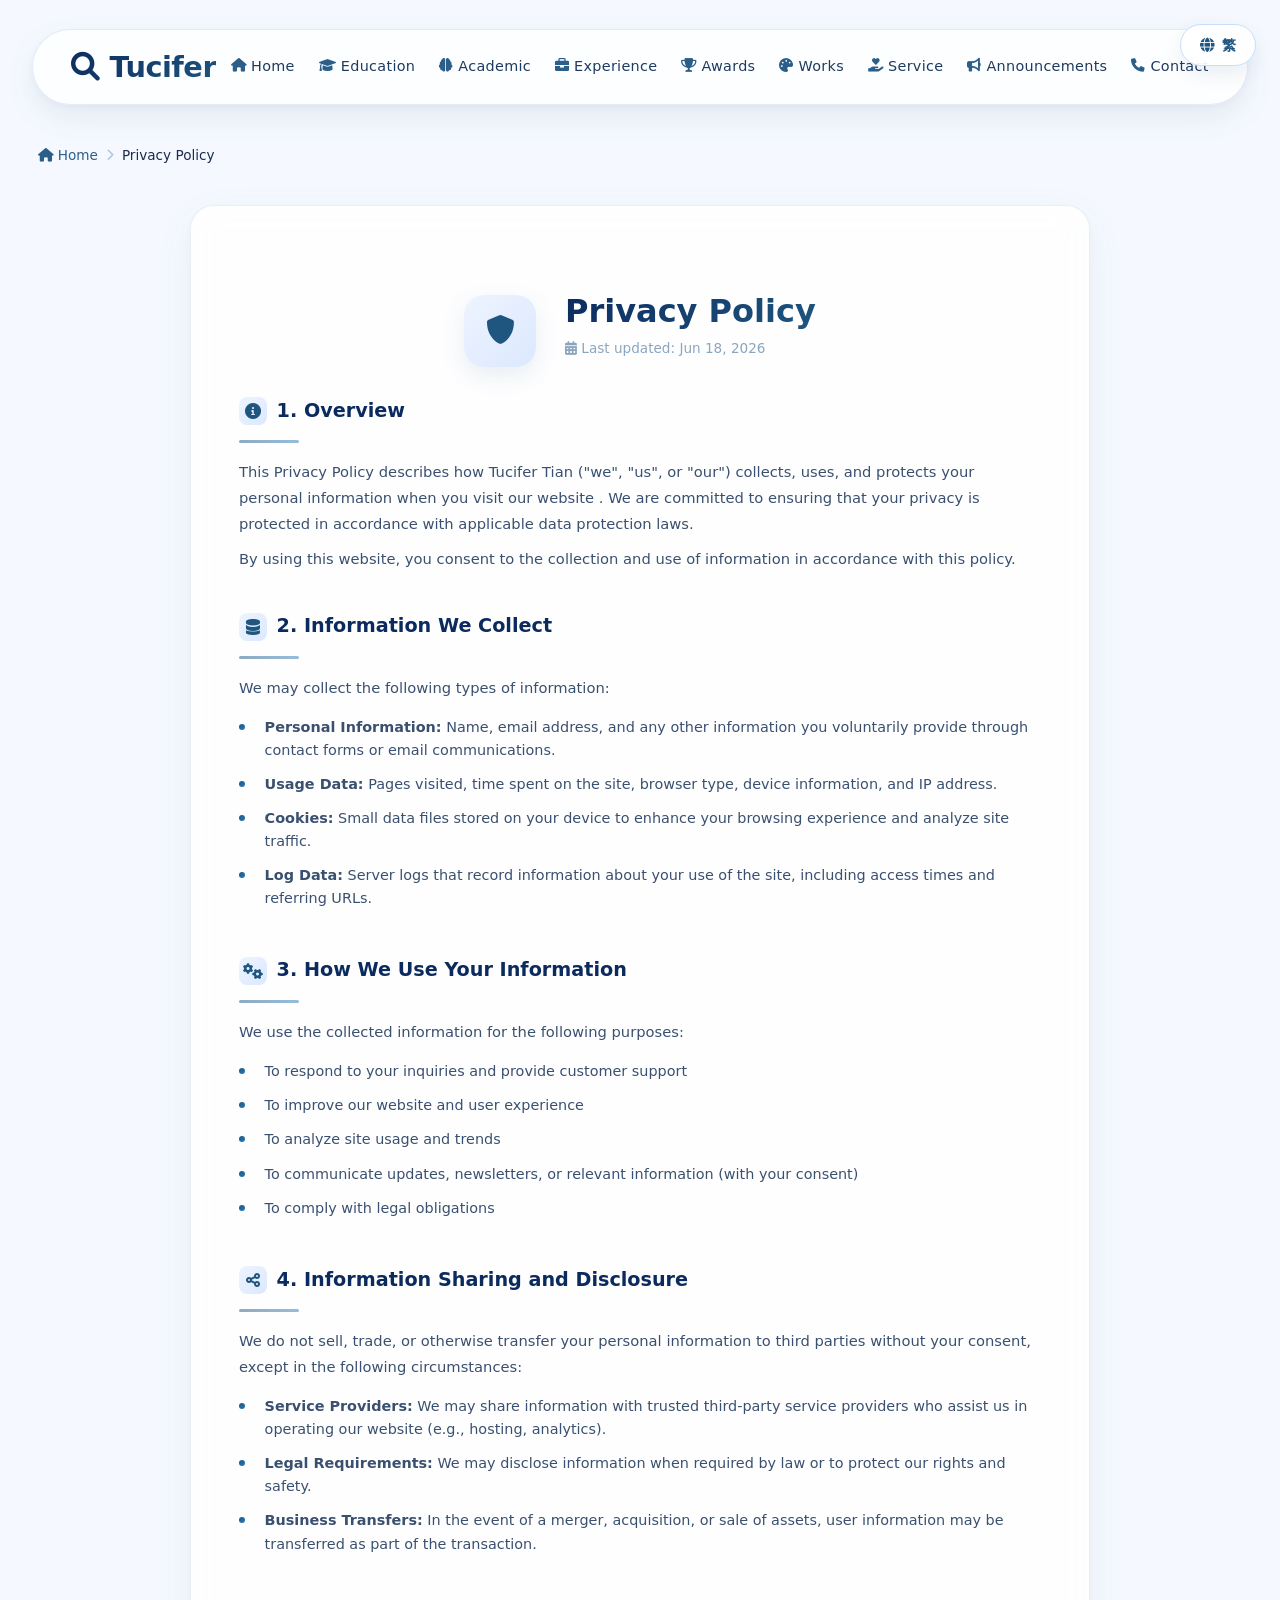
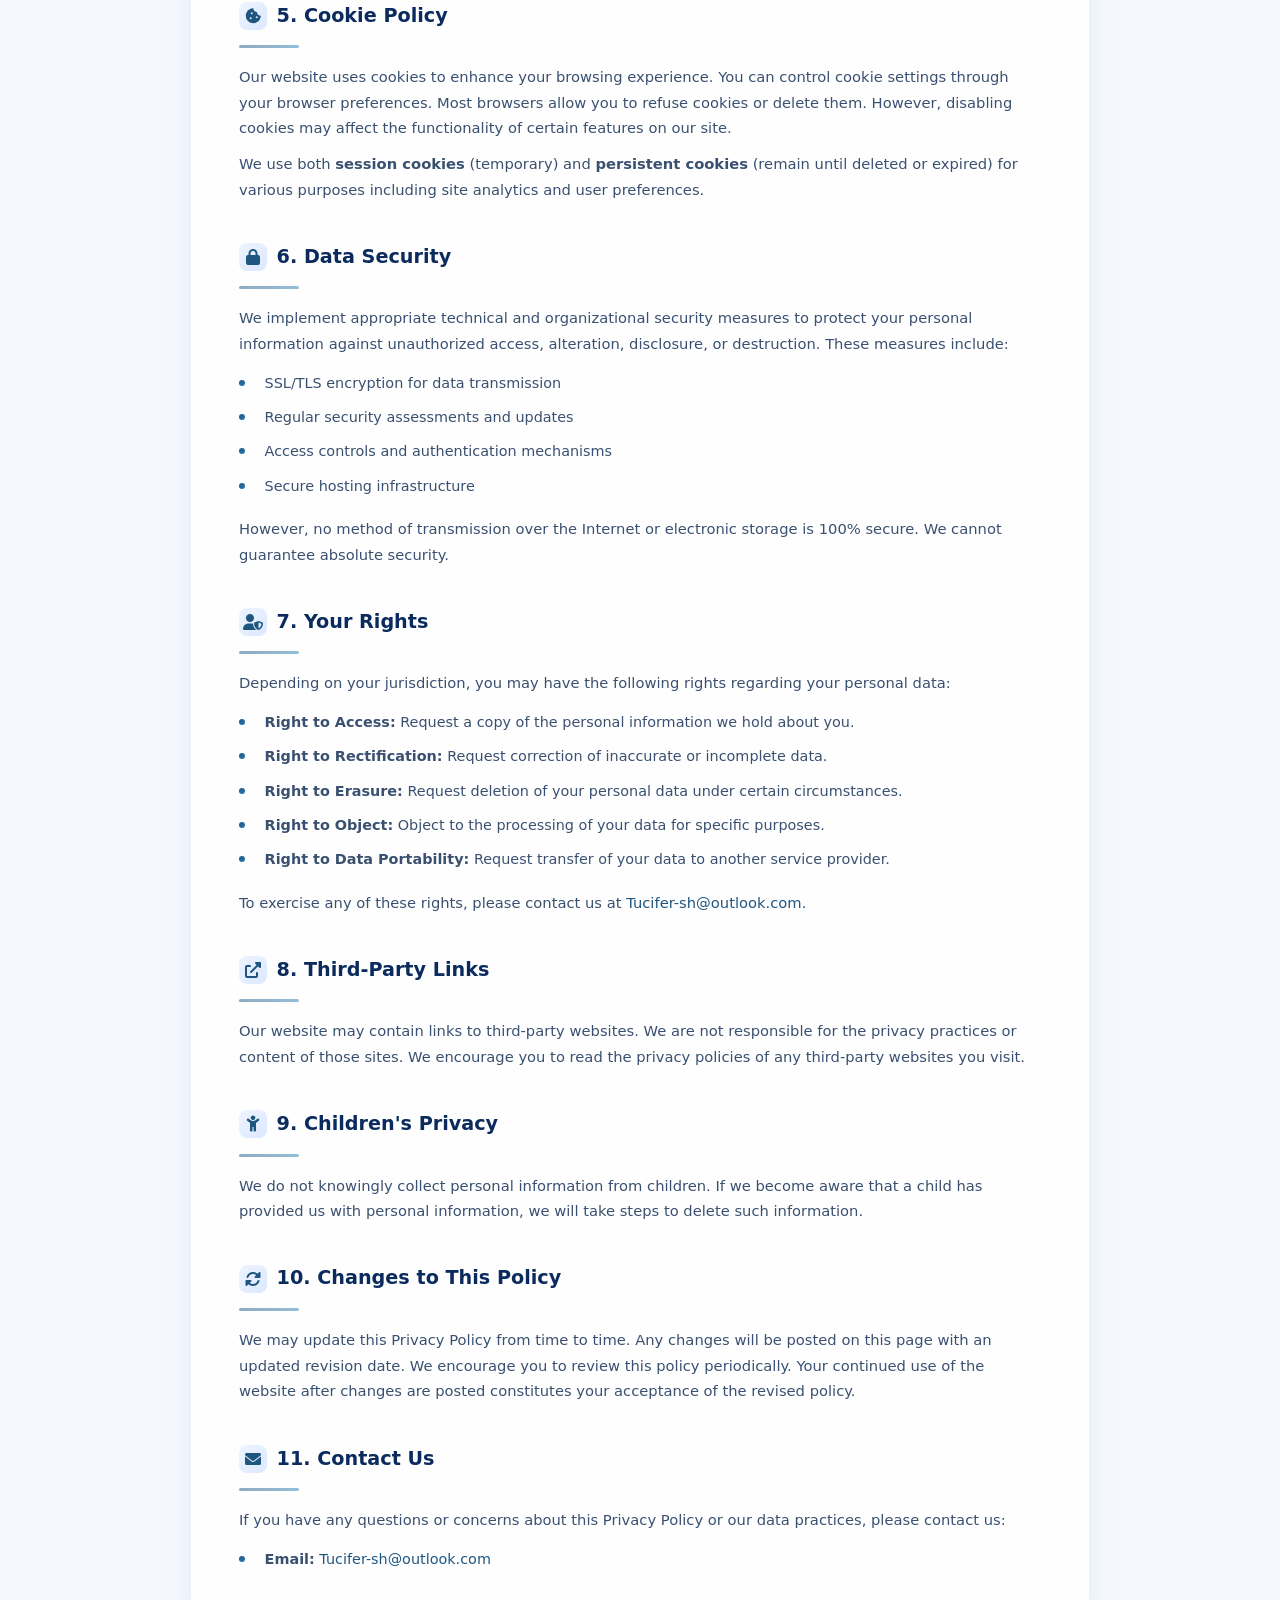
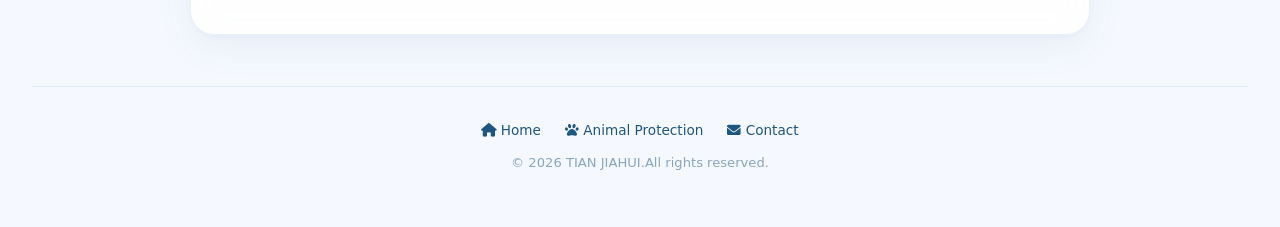
<file: privacy policy.html>
<!DOCTYPE html>
<html lang="en">
<head>
  <meta charset="UTF-8">
  <meta name="viewport" content="width=device-width, initial-scale=1.0, maximum-scale=1.0, user-scalable=yes, viewport-fit=cover">
  <meta http-equiv="Cache-Control" content="no-cache, no-store, must-revalidate">
  <meta http-equiv="Pragma" content="no-cache">
  <meta http-equiv="Expires" content="0">
  <title>Privacy Policy · Tucifer Tian</title>
  <link rel="icon"  type="image/png" href="https://img.icons8.com/?size=100&id=WiL3D7DyKm5F&format=png&color=000000">

  <!-- Font Awesome -->
  <link rel="stylesheet" href="https://cdnjs.cloudflare.com/ajax/libs/font-awesome/6.0.0-beta3/css/all.min.css">

  <style>
    /* ===== 全局 ===== */
    * {
      margin: 0;
      padding: 0;
      box-sizing: border-box;
    }

    body {
      font-family: 'Inter', 'Segoe UI', 'Roboto', system-ui, -apple-system, sans-serif;
      background: #f5f9ff;
      color: #1a2b4c;
      line-height: 1.7;
      transition: all 0.2s ease;
    }

    .container {
      max-width: 1320px;
      margin: 0 auto;
      padding: 1.8rem 2rem;
      display: flex;
      flex-direction: column;
      gap: 2.2rem;
    }

    /* ===== 语言切换 ===== */
    .lang-switch {
      position: fixed;
      top: 1.5rem;
      right: 1.5rem;
      z-index: 100;
      background: rgba(255, 255, 255, 0.85);
      backdrop-filter: blur(12px);
      border: 1px solid #c6defa;
      border-radius: 40px;
      padding: 0.5rem 1.2rem;
      display: flex;
      align-items: center;
      gap: 0.5rem;
      cursor: pointer;
      font-weight: 600;
      color: #1f5680;
      font-size: 0.9rem;
      box-shadow: 0 8px 20px rgba(18, 52, 106, 0.08);
      transition: all 0.3s;
    }
    .lang-switch:hover {
      background: #ffffff;
      box-shadow: 0 12px 28px rgba(18, 52, 106, 0.15);
    }
    .lang-switch i {
      color: #1f5680;
    }

    /* ===== 导航 ===== */
    nav {
      display: flex;
      flex-wrap: wrap;
      align-items: center;
      justify-content: space-between;
      background: rgba(255, 255, 255, 0.8);
      backdrop-filter: blur(16px);
      border-radius: 80px;
      padding: 0.8rem 2.4rem;
      box-shadow: 0 12px 32px rgba(18, 52, 106, 0.08), 0 2px 8px rgba(0, 32, 64, 0.04);
      border: 1px solid rgba(200, 215, 240, 0.5);
      position: sticky;
      top: 1.2rem;
      z-index: 50;
    }

    .logo {
      font-size: 1.8rem;
      font-weight: 550;
      letter-spacing: -0.5px;
      background: linear-gradient(135deg, #0b2b5e, #1f5680);
      -webkit-background-clip: text;
      -webkit-text-fill-color: transparent;
      background-clip: text;
    }

    .nav-links {
      display: flex;
      flex-wrap: wrap;
      gap: 1.5rem;
      list-style: none;
    }

    .nav-links a {
      text-decoration: none;
      color: #1f3a5f;
      font-weight: 500;
      font-size: 0.9rem;
      letter-spacing: 0.3px;
      padding: 0.4rem 0;
      border-bottom: 2px solid transparent;
      transition: 0.25s ease;
      display: flex;
      align-items: center;
      gap: 0.3rem;
      white-space: nowrap;
    }
    .nav-links a i {
      font-size: 0.85rem;
      color: #2b5f8a;
    }
    .nav-links a:hover {
      border-bottom-color: #1f5680;
      color: #0a2540;
      text-decoration: none;
    }

    /* ===== 面包屑 ===== */
    .breadcrumb {
      display: flex;
      align-items: center;
      gap: 0.5rem;
      font-size: 0.85rem;
      color: #6b8bb5;
      padding: 0.2rem 0.4rem;
    }
    .breadcrumb a {
      color: #2b5f8a;
      text-decoration: none;
      transition: color 0.2s;
    }
    .breadcrumb a:hover {
      color: #1f5680;
      text-decoration: underline;
    }
    .breadcrumb .separator {
      color: #b0c4de;
      font-size: 0.75rem;
    }
    .breadcrumb .current {
      color: #1a2b4c;
      font-weight: 500;
    }

    /* ===== 页面标题区 ===== */
    .page-header {
      display: flex;
      align-items: center;
      justify-content: center;
      gap: 1.8rem;
      padding: 2.5rem 1rem 1.5rem;
    }
    .page-header .icon-wrapper {
      width: 72px;
      height: 72px;
      border-radius: 20px;
      background: linear-gradient(135deg, #eef4ff, #dbe8ff);
      display: flex;
      align-items: center;
      justify-content: center;
      box-shadow: 0 8px 24px rgba(31, 86, 128, 0.1);
      flex-shrink: 0;
    }
    .page-header .icon-wrapper i {
      font-size: 1.8rem;
      color: #1f5680;
    }
    .page-header .title-text {
      display: flex;
      flex-direction: column;
      gap: 0.3rem;
    }
    .page-header h1 {
      font-size: 2rem;
      font-weight: 700;
      background: linear-gradient(135deg, #0b2b5e, #1f5680);
      -webkit-background-clip: text;
      -webkit-text-fill-color: transparent;
      background-clip: text;
      margin: 0;
      line-height: 1.3;
    }
    .page-header .update-date {
      font-size: 0.85rem;
      color: #8aa5c0;
    }

   

    /* ===== 内容卡片 ===== */
    .content-card {
      background: rgba(255, 255, 255, 0.85);
      backdrop-filter: blur(16px);
      border-radius: 24px;
      padding: 2.8rem 3rem;
      box-shadow: 0 12px 40px rgba(18, 52, 106, 0.06), 0 2px 8px rgba(0, 32, 64, 0.03);
      border: 1px solid rgba(200, 215, 240, 0.4);
      max-width: 900px;
      margin: 0 auto;
      width: 100%;
    }

    .content-card section {
      margin-bottom: 2.4rem;
    }
    .content-card section:last-child {
      margin-bottom: 0;
    }

    .content-card h2 {
      font-size: 1.2rem;
      font-weight: 650;
      color: #0b2b5e;
      margin-bottom: 0.8rem;
      display: flex;
      align-items: center;
      gap: 0.6rem;
    }
    .content-card h2 i {
      font-size: 1rem;
      color: #1f5680;
      width: 28px;
      height: 28px;
      background: linear-gradient(135deg, #eef4ff, #dbe8ff);
      border-radius: 8px;
      display: inline-flex;
      align-items: center;
      justify-content: center;
      flex-shrink: 0;
    }

    .content-card p {
      font-size: 0.92rem;
      color: #3a5070;
      margin-bottom: 0.6rem;
      line-height: 1.75;
    }

    .content-card ul {
      list-style: none;
      padding: 0;
      margin: 0.4rem 0 0.8rem;
    }
    .content-card ul li {
      font-size: 0.9rem;
      color: #3a5070;
      padding: 0.35rem 0 0.35rem 1.6rem;
      position: relative;
      line-height: 1.6;
    }
    .content-card ul li::before {
      content: '';
      position: absolute;
      left: 0;
      top: 0.85rem;
      width: 6px;
      height: 6px;
      border-radius: 50%;
      background: linear-gradient(135deg, #1f5680, #2b7ab5);
    }

    .content-card a {
      color: #1f5680;
      text-decoration: none;
      font-weight: 500;
      border-bottom: 1px solid transparent;
      transition: all 0.2s;
    }
    .content-card a:hover {
      color: #0b2b5e;
      border-bottom-color: #1f5680;
    }

    /* ===== 分隔线 ===== */
    .divider {
      width: 60px;
      height: 3px;
      background: linear-gradient(90deg, #1f5680, #2b7ab5);
      border-radius: 4px;
      margin: 0.3rem 0 1rem;
      opacity: 0.5;
    }

    /* ===== 页脚 ===== */
    footer {
      text-align: center;
      padding: 2rem 1rem 1.5rem;
      color: #8aa5c0;
      font-size: 0.82rem;
      border-top: 1px solid rgba(200, 215, 240, 0.4);
      margin-top: 1rem;
    }
    footer a {
      color: #1f5680;
      text-decoration: none;
      font-weight: 500;
    }
    footer a:hover {
      text-decoration: underline;
    }
    footer .footer-links {
      display: flex;
      justify-content: center;
      gap: 1.5rem;
      margin-bottom: 0.6rem;
      flex-wrap: wrap;
    }
    footer .footer-links a {
      font-size: 0.85rem;
    }

    /* ===== 回到顶部 ===== */
    .back-to-top {
      position: fixed;
      bottom: 2rem;
      right: 2rem;
      width: 48px;
      height: 48px;
      border-radius: 50%;
      background: linear-gradient(135deg, #1f5680, #0b2b5e);
      color: #fff;
      display: flex;
      align-items: center;
      justify-content: center;
      font-size: 1.1rem;
      box-shadow: 0 8px 24px rgba(31, 86, 128, 0.3);
      cursor: pointer;
      z-index: 100;
      opacity: 0;
      visibility: hidden;
      transform: translateY(20px);
      transition: all 0.3s ease;
    }
    .back-to-top.show {
      opacity: 1;
      visibility: visible;
      transform: translateY(0);
    }
    .back-to-top:hover {
      transform: translateY(-3px);
      box-shadow: 0 12px 32px rgba(31, 86, 128, 0.4);
    }

    /* ===== 响应式 ===== */

    @media (max-width: 750px) {
  .container {
    padding: 1rem;
  }
  nav {
    flex-direction: column;
    gap: 0.8rem;
    border-radius: 2rem;
    padding: 1rem 1.5rem;
  }
  .nav-links {
    gap: 1rem;
  }
  
     
    }


    @media (max-width: 480px) {
  /* 回到顶部按钮手机端缩小 */
  .back-to-top {
    width: 36px;          /* 原来 48px → 现在 36px */
    height: 36px;
    bottom: 1rem;          /* 离底部近一点，更紧凑 */
    right: 1rem;           /* 离右边近一点 */
    font-size: 0.9rem;     /* 箭头图标也相应缩小 */
  }
}
 @media (max-width: 480px) {

  nav {
    padding: 0.4rem 0.6rem;
  }

  .logo {
    font-size: 1rem;
  }

  .nav-links {
    display: grid;
    grid-template-columns: repeat(3, 1fr); /* ✅ 强制 3 列 */
    gap: 0.35rem 0.4rem;
    margin-top: 0.4rem;
  }

  .nav-links li {
    min-width: 0;
  }

  .nav-links a {
    flex-direction: column;
    justify-content: center;
    align-items: center;
    padding: 0.35rem 0.2rem;
    font-size: 0.68rem;
    line-height: 1.15;
    white-space: nowrap;
    overflow: hidden;
    text-overflow: ellipsis;
  }

  .nav-links a i {
    font-size: 0.95rem;
    margin-bottom: 0.15rem;
  }

  .nav-links a span {
    display: block;          /* ✅ 防止 inline 撑高 */
    transform: scale(0.95); /* ✅ 英文略微压缩 */
  }
}

/* ===============================
   隐私政策页 · 手机端强制缩放
   =============================== */

@media (max-width: 480px) {

  /* ===== 页面头部 ===== */
  .page-header {
    flex-direction: column;
    text-align: center;
    gap: 0.35rem;
    padding: 0.8rem 0.4rem 0.6rem;
  }

  .page-header h1 {
    font-size: 1.05rem;
    line-height: 1.3;
  }

  .page-header .icon-wrapper {
    width: 34px;
    height: 34px;
    border-radius: 10px;
  }

  .page-header .icon-wrapper i {
    font-size: 0.9rem;
  }

  .page-header .update-date {
    font-size: 0.75rem;
  }

  /* ===== 正文卡片 ===== */
  .content-card {
    padding: 0.9rem 0.8rem;
    border-radius: 14px;
  }

  /* ===== 小节标题 ===== */
  .content-card h2 {
    font-size: 0.95rem;
    gap: 0.4rem;
  }

  .content-card h2 i {
    width: 22px;
    height: 22px;
    font-size: 0.75rem;
  }

  /* ===== 正文文字 ===== */
  .content-card p,
  .content-card ul li {
    font-size: 0.78rem;
    line-height: 1.6;
  }

  /* ===== 分隔线 ===== */
  .divider {
    width: 36px;
    height: 2px;
    margin-bottom: 0.45rem;
  }

  
}

    
  </style>
</head>

<body>

  <!-- 语言切换按钮 -->
  <div class="lang-switch" id="langToggle">
    <i class="fas fa-globe"></i>
    <span class="lang-text">繁</span>
  </div>

  <div class="container">

    <!-- 导航栏 -->
    <nav>
      <div class="logo"><i class="fas fa-search"></i> Tucifer</div>
      <ul class="nav-links">
        <li>
          <a href="index.html#home">
            <i class="fas fa-home"></i>
            <span data-en="Home" data-zh-hant="主頁" data-zh-hans="主页">Home</span>
          </a>
        </li>
        <li>
          <a href="index.html#education">
            <i class="fas fa-graduation-cap"></i>
            <span data-en="Education" data-zh-hant="教育背景" data-zh-hans="教育背景">Education</span>
          </a>
        </li>
        <li>
          <a href="index.html#expertise">
            <i class="fas fa-brain"></i>
            <span data-en="Academic" data-zh-hant="學術專長" data-zh-hans="学术专长">Academic</span>
          </a>
        </li>
        <li>
          <a href="index.html#experience">
            <i class="fas fa-briefcase"></i>
            <span data-en="Work Experience" data-zh-hant="工作經驗" data-zh-hans="工作经验">Experience</span>
          </a>
        </li>
        <li>
          <a href="index.html#awards">
            <i class="fas fa-trophy"></i>
            <span data-en="Awards" data-zh-hant="獲獎與認證" data-zh-hans="获奖与认证">Awards</span>
          </a>
        </li>
        <li>
          <a href="index.html#works">
            <i class="fas fa-palette"></i>
            <span data-en="Project" data-zh-hant="項目展示" data-zh-hans="项目展示">Works</span>
          </a>
        </li>
        <li>
          <a href="index.html#service">
            <i class="fas fa-hand-holding-heart"></i>
            <span data-en="Service" data-zh-hant="社會服務" data-zh-hans="社会服务">Service</span>
          </a>
        </li>
        <li>
          <a href="index.html#bulletin">
            <i class="fas fa-bullhorn"></i>
            <span data-en="Announcements" data-zh-hant="公告欄" data-zh-hans="公告栏">Announcements</span>
          </a>
        </li>
        <li>
          <a href="index.html#Contact">
            <i class="fas fa-phone"></i>
            <span data-en="Contact" data-zh-hant="聯絡" data-zh-hans="联络">Contact</span>
          </a>
        </li>
      </ul>
    </nav>

    <!-- 面包屑 -->
    <div class="breadcrumb">
      <a href="index.html"><i class="fas fa-home"></i> <span data-en="Home" data-zh-hant="主頁" data-zh-hans="主页">Home</span></a>
      <span class="separator"><i class="fas fa-chevron-right"></i></span>
      <span class="current" data-en="Privacy Policy" data-zh-hant="隱私政策" data-zh-hans="隐私政策">Privacy Policy</span>
    </div>

    <!-- 页面标题 -->
   

    <!-- 内容区域 -->
    <div class="content-card">

       <div class="page-header">
      <div class="icon-wrapper">
        <i class="fas fa-shield-alt"></i>
      </div>
      <div class="title-text">
        <h1 data-en="Privacy Policy" data-zh-hant="隱私政策" data-zh-hans="隐私政策">Privacy Policy</h1>
        <p class="update-date"><i class="fas fa-calendar-alt"></i> <span data-en="Last updated: Jun 18, 2026" data-zh-hant="最後更新：2026年6月18日" data-zh-hans="最后更新：2026年6月18日">Last updated: Jun 18, 2026</span></p>
      </div>
    </div>
      <!-- 1. 概述 -->
      <section>
        <h2><i class="fas fa-info-circle"></i> <span data-en="1. Overview" data-zh-hant="1. 概述" data-zh-hans="1. 概述">1. Overview</span></h2>
        <div class="divider"></div>
        <p data-en="This Privacy Policy describes how Tucifer Tian (&quot;we&quot;, &quot;us&quot;, or &quot;our&quot;) collects, uses, and protects your personal information when you visit our website. We are committed to ensuring that your privacy is protected in accordance with applicable data protection laws." data-zh-hant="本隱私政策說明 Tucifer Tian（「我們」）在您造訪本網站時，
        如何收集、使用及保護您的個人資訊。我們致力於確保您的隱私按照適用的資料保護法律受到保護。" data-zh-hans="本隐私政策说明 Tucifer Tian（「我们」）在您访问本网站时，如何收集、使用及保护您的个人信息。我们致力于确保您的隐私按照适用的数据保护法律受到保护。">
          This Privacy Policy describes how Tucifer Tian ("we", "us", or "our") collects, uses, and protects your personal information when you visit our website . We are committed to ensuring that your privacy is protected in accordance with applicable data protection laws.
        </p>
        <p data-en="By using this website, you consent to the collection and use of information in accordance with this policy." data-zh-hant="使用本網站即表示您同意按照本政策的規定收集和使用資訊。" data-zh-hans="使用本网站即表示您同意按照本政策的规定收集和使用信息。">
          By using this website, you consent to the collection and use of information in accordance with this policy.
        </p>
      </section>

      <!-- 2. 信息收集 -->
      <section>
        <h2><i class="fas fa-database"></i> <span data-en="2. Information We Collect" data-zh-hant="2. 我們收集的資訊" data-zh-hans="2. 我们收集的信息">2. Information We Collect</span></h2>
        <div class="divider"></div>
        <p data-en="We may collect the following types of information:" data-zh-hant="我們可能收集以下類型的資訊：" data-zh-hans="我们可能收集以下类型的信息：">
          We may collect the following types of information:
        </p>
        <ul>
          <li data-en="<strong>Personal Information:</strong> Name, email address, and any other information you voluntarily provide through contact forms or email communications." data-zh-hant="<strong>個人資訊：</strong>姓名、電子郵件地址，以及您透過聯絡表單或電子郵件自願提供的任何其他資訊。" data-zh-hans="<strong>个人信息：</strong>姓名、电子邮件地址，以及您通过联络表单或电子邮件自愿提供的任何其他信息。">
            <strong>Personal Information:</strong> Name, email address, and any other information you voluntarily provide through contact forms or email communications.
          </li>
          <li data-en="<strong>Usage Data:</strong> Pages visited, time spent on the site, browser type, device information, and IP address." data-zh-hant="<strong>使用數據：</strong>造訪的頁面、在網站上花費的時間、瀏覽器類型、裝置資訊和 IP 地址。" data-zh-hans="<strong>使用数据：</strong>访问的页面、在网站上花费的时间、浏览器类型、设备信息和 IP 地址。">
            <strong>Usage Data:</strong> Pages visited, time spent on the site, browser type, device information, and IP address.
          </li>
          <li data-en="<strong>Cookies:</strong> Small data files stored on your device to enhance your browsing experience and analyze site traffic." data-zh-hant="<strong>Cookie：</strong>儲存在您裝置上的小型資料檔案，用於增強瀏覽體驗並分析網站流量。" data-zh-hans="<strong>Cookie：</strong>储存在您设备上的小型数据文件，用于增强浏览体验并分析网站流量。">
            <strong>Cookies:</strong> Small data files stored on your device to enhance your browsing experience and analyze site traffic.
          </li>
          <li data-en="<strong>Log Data:</strong> Server logs that record information about your use of the site, including access times and referring URLs." data-zh-hant="<strong>日誌數據：</strong>記錄您使用網站相關資訊的伺服器日誌，包括存取時間和來源網址。" data-zh-hans="<strong>日志数据：</strong>记录您使用网站相关信息的服务器日志，包括访问时间和来源网址。">
            <strong>Log Data:</strong> Server logs that record information about your use of the site, including access times and referring URLs.
          </li>
        </ul>
      </section>

      <!-- 3. 信息使用 -->
      <section>
        <h2><i class="fas fa-cogs"></i> <span data-en="3. How We Use Your Information" data-zh-hant="3. 我們如何使用您的資訊" data-zh-hans="3. 我们如何使用您的信息">3. How We Use Your Information</span></h2>
        <div class="divider"></div>
        <p data-en="We use the collected information for the following purposes:" data-zh-hant="我們將收集的資訊用於以下目的：" data-zh-hans="我们将收集的信息用于以下目的：">
          We use the collected information for the following purposes:
        </p>
        <ul>
          <li data-en="To respond to your inquiries and provide customer support" data-zh-hant="回應您的諮詢並提供客戶支援" data-zh-hans="回应您的咨询并提供客户支持">
            To respond to your inquiries and provide customer support
          </li>
          <li data-en="To improve our website and user experience" data-zh-hant="改進我們的網站和使用者體驗" data-zh-hans="改进我们的网站和用户体验">
            To improve our website and user experience
          </li>
          <li data-en="To analyze site usage and trends" data-zh-hant="分析網站使用情況和趨勢" data-zh-hans="分析网站使用情况和趋势">
            To analyze site usage and trends
          </li>
          <li data-en="To communicate updates, newsletters, or relevant information (with your consent)" data-zh-hant="傳達更新、電子報或相關資訊（經您同意）" data-zh-hans="传达更新、电子报或相关信息（经您同意）">
            To communicate updates, newsletters, or relevant information (with your consent)
          </li>
          <li data-en="To comply with legal obligations" data-zh-hant="遵守法律義務" data-zh-hans="遵守法律义务">
            To comply with legal obligations
          </li>
        </ul>
      </section>

      <!-- 4. 信息共享 -->
      <section>
        <h2><i class="fas fa-share-alt"></i> <span data-en="4. Information Sharing and Disclosure" data-zh-hant="4. 資訊共用與揭露" data-zh-hans="4. 信息共享与披露">4. Information Sharing and Disclosure</span></h2>
        <div class="divider"></div>
        <p data-en="We do not sell, trade, or otherwise transfer your personal information to third parties without your consent, except in the following circumstances:" data-zh-hant="除以下情況外，未經您的同意，我們不會出售、交易或以其他方式將您的個人資訊轉讓給第三方：" data-zh-hans="除以下情况外，未经您的同意，我们不会出售、交易或以其他方式将您的个人信息转让给第三方：">
          We do not sell, trade, or otherwise transfer your personal information to third parties without your consent, except in the following circumstances:
        </p>
        <ul>
          <li data-en="<strong>Service Providers:</strong> We may share information with trusted third-party service providers who assist us in operating our website (e.g., hosting, analytics)." data-zh-hant="<strong>服務提供者：</strong>我們可能與協助我們營運網站的受信任第三方服務提供者共用資訊（例如：託管、數據分析）。" data-zh-hans="<strong>服务提供者：</strong>我们可能与协助我们运营网站的受信任第三方服务提供者共享信息（例如：托管、数据分析）。">
            <strong>Service Providers:</strong> We may share information with trusted third-party service providers who assist us in operating our website (e.g., hosting, analytics).
          </li>
          <li data-en="<strong>Legal Requirements:</strong> We may disclose information when required by law or to protect our rights and safety." data-zh-hant="<strong>法律要求：</strong>當法律要求或為保護我們的權利和安全時，我們可能會揭露資訊。" data-zh-hans="<strong>法律要求：</strong>当法律要求或为保护我们的权利和安全时，我们可能会披露信息。">
            <strong>Legal Requirements:</strong> We may disclose information when required by law or to protect our rights and safety.
          </li>
          <li data-en="<strong>Business Transfers:</strong> In the event of a merger, acquisition, or sale of assets, user information may be transferred as part of the transaction." data-zh-hant="<strong>業務轉讓：</strong>若發生合併、收購或資產出售，使用者資訊可能作為交易的一部分被轉讓。" data-zh-hans="<strong>业务转让：</strong>若发生合并、收购或资产出售，用户信息可能作为交易的一部分被转让。">
            <strong>Business Transfers:</strong> In the event of a merger, acquisition, or sale of assets, user information may be transferred as part of the transaction.
          </li>
        </ul>
      </section>

      <!-- 5. Cookie 政策 -->
      <section>
        <h2><i class="fas fa-cookie-bite"></i> <span data-en="5. Cookie Policy" data-zh-hant="5. Cookie 政策" data-zh-hans="5. Cookie 政策">5. Cookie Policy</span></h2>
        <div class="divider"></div>
        <p data-en="Our website uses cookies to enhance your browsing experience. You can control cookie settings through your browser preferences. Most browsers allow you to refuse cookies or delete them. However, disabling cookies may affect the functionality of certain features on our site." data-zh-hant="本網站使用 Cookie 以增強您的瀏覽體驗。您可以透過瀏覽器偏好設定控制 Cookie。大多數瀏覽器允許您拒絕或刪除 Cookie。然而，停用 Cookie 可能會影響網站某些功能的使用。">
          Our website uses cookies to enhance your browsing experience. You can control cookie settings through your browser preferences. Most browsers allow you to refuse cookies or delete them. However, disabling cookies may affect the functionality of certain features on our site.
        </p>
        <p data-en="We use both <strong>session cookies</strong> (temporary) and <strong>persistent cookies</strong> (remain until deleted or expired) for various purposes including site analytics and user preferences." data-zh-hant="我們使用<strong>會話 Cookie</strong>（臨時）和<strong>持久性 Cookie</strong>（保留至刪除或過期），用於網站數據分析和使用者偏好等各種用途。">
          We use both <strong>session cookies</strong> (temporary) and <strong>persistent cookies</strong> (remain until deleted or expired) for various purposes including site analytics and user preferences.
        </p>
      </section>

      <!-- 6. 数据安全 -->
      <section>
        <h2><i class="fas fa-lock"></i> <span data-en="6. Data Security" data-zh-hant="6. 資料安全" data-zh-hans="6. 数据安全">6. Data Security</span></h2>
        <div class="divider"></div>
        <p data-en="We implement appropriate technical and organizational security measures to protect your personal information against unauthorized access, alteration, disclosure, or destruction. These measures include:" data-zh-hant="我們實施適當的技術和組織安全措施，以保護您的個人資訊免受未經授權的存取、更改、揭露或破壞。這些措施包括：">
          We implement appropriate technical and organizational security measures to protect your personal information against unauthorized access, alteration, disclosure, or destruction. These measures include:
        </p>
        <ul>
          <li data-en="SSL/TLS encryption for data transmission" data-zh-hant="資料傳輸採用 SSL/TLS 加密" data-zh-hans="数据传输采用 SSL/TLS 加密">
            SSL/TLS encryption for data transmission
          </li>
          <li data-en="Regular security assessments and updates" data-zh-hant="定期安全評估和更新" data-zh-hans="定期安全评估和更新">
            Regular security assessments and updates
          </li>
          <li data-en="Access controls and authentication mechanisms" data-zh-hant="存取控制和身份驗證機制" data-zh-hans="访问控制和身份验证机制">
            Access controls and authentication mechanisms
          </li>
          <li data-en="Secure hosting infrastructure" data-zh-hant="安全的託管基礎設施" data-zh-hans="安全的托管基础设施">
            Secure hosting infrastructure
          </li>
        </ul>
        <p data-en="However, no method of transmission over the Internet or electronic storage is 100% secure. We cannot guarantee absolute security." data-zh-hant="然而，網際網路傳輸或電子儲存沒有任何方法是 100% 安全的。我們無法保證絕對安全。" data-zh-hans="然而，互联网传输或电子储存没有任何方法是 100% 安全的。我们无法保证绝对安全。">
          However, no method of transmission over the Internet or electronic storage is 100% secure. We cannot guarantee absolute security.
        </p>
      </section>

      <!-- 7. 您的权利 -->
      <section>
        <h2><i class="fas fa-user-shield"></i> <span data-en="7. Your Rights" data-zh-hant="7. 您的權利" data-zh-hans="7. 您的权利">7. Your Rights</span></h2>
        <div class="divider"></div>
        <p data-en="Depending on your jurisdiction, you may have the following rights regarding your personal data:" data-zh-hant="根據您所在的司法管轄區，您可能擁有以下關於個人資料的權利：">
          Depending on your jurisdiction, you may have the following rights regarding your personal data:
        </p>
        <ul>
          <li data-en="<strong>Right to Access:</strong> Request a copy of the personal information we hold about you." data-zh-hant="<strong>存取權：</strong>要求取得我們持有關於您的個人資訊副本。" data-zh-hans="<strong>访问权：</strong>要求取得我们持有关于您的个人信息副本。">
            <strong>Right to Access:</strong> Request a copy of the personal information we hold about you.
          </li>
          <li data-en="<strong>Right to Rectification:</strong> Request correction of inaccurate or incomplete data." data-zh-hant="<strong>更正權：</strong>要求更正不準確或不完整的資料。" data-zh-hans="<strong>更正权：</strong>要求更正不准确或不完整的数据。">
            <strong>Right to Rectification:</strong> Request correction of inaccurate or incomplete data.
          </li>
          <li data-en="<strong>Right to Erasure:</strong> Request deletion of your personal data under certain circumstances." data-zh-hant="<strong>刪除權：</strong>在特定情況下要求刪除您的個人資料。" data-zh-hans="<strong>删除权：</strong>在特定情况下要求删除您的个人数据。">
            <strong>Right to Erasure:</strong> Request deletion of your personal data under certain circumstances.
          </li>
          <li data-en="<strong>Right to Object:</strong> Object to the processing of your data for specific purposes." data-zh-hant="<strong>反對權：</strong>針對特定目的反對處理您的資料。" data-zh-hans="<strong>反对权：</strong>针对特定目的反对处理您的数据。">
            <strong>Right to Object:</strong> Object to the processing of your data for specific purposes.
          </li>
          <li data-en="<strong>Right to Data Portability:</strong> Request transfer of your data to another service provider." data-zh-hant="<strong>資料可攜權：</strong>要求將您的資料轉移給另一個服務提供者。" data-zh-hans="<strong>数据可携权：</strong>要求将您的数据转移给另一个服务提供者。">
            <strong>Right to Data Portability:</strong> Request transfer of your data to another service provider.
          </li>
        </ul>
        <p data-en="To exercise any of these rights, please contact us at " data-zh-hant="如需行使上述任何權利，請透過 Tucifer-sh@outlook.com ">
          To exercise any of these rights, please contact us at <a href="mailto:Tucifer-sh@outlook.com">Tucifer-sh@outlook.com</a>.
        </p>
      </section>

      <!-- 8. 第三方链接 -->
      <section>
        <h2><i class="fas fa-external-link-alt"></i> <span data-en="8. Third-Party Links" data-zh-hant="8. 第三方連結" data-zh-hans="8. 第三方链接">8. Third-Party Links</span></h2>
        <div class="divider"></div>
        <p data-en="Our website may contain links to third-party websites. We are not responsible for the privacy practices or content of those sites. We encourage you to read the privacy policies of any third-party websites you visit." data-zh-hant="本網站可能包含指向第三方網站的連結。我們不對這些網站的隱私做法或內容負責。我們鼓勵您閱讀您造訪的任何第三方網站的隱私政策。">
          Our website may contain links to third-party websites. We are not responsible for the privacy practices or content of those sites. We encourage you to read the privacy policies of any third-party websites you visit.
        </p>
      </section>

      <!-- 9. 儿童隐私 -->
      <section>
        <h2><i class="fas fa-child"></i> <span data-en="9. Children's Privacy" data-zh-hant="9. 兒童隱私" data-zh-hans="9. 儿童隐私">9. Children's Privacy</span></h2>
        <div class="divider"></div>
        <p data-en="We do not knowingly collect personal information from children. If we become aware that a child has provided us with personal information, we will take steps to delete such information." data-zh-hant="我們不會故意收集兒童的個人資訊。如果我們發現有兒童向我們提供了個人資訊，我們將採取措施刪除該等資訊。">
          We do not knowingly collect personal information from children. If we become aware that a child has provided us with personal information, we will take steps to delete such information.
        </p>
      </section>

      <!-- 10. 政策更新 -->
      <section>
        <h2><i class="fas fa-sync-alt"></i> <span data-en="10. Changes to This Policy" data-zh-hant="10. 政策變更" data-zh-hans="10. 政策变更">10. Changes to This Policy</span></h2>
        <div class="divider"></div>
        <p data-en="We may update this Privacy Policy from time to time. Any changes will be posted on this page with an updated revision date. We encourage you to review this policy periodically. Your continued use of the website after changes are posted constitutes your acceptance of the revised policy." data-zh-hant="我們可能會不時更新本隱私政策。任何變更都會發佈在本頁面上，並附上更新的修訂日期。我們鼓勵您定期檢視本政策。在變更發佈後繼續使用本網站即表示您接受修訂後的政策。">
          We may update this Privacy Policy from time to time. Any changes will be posted on this page with an updated revision date. We encourage you to review this policy periodically. Your continued use of the website after changes are posted constitutes your acceptance of the revised policy.
        </p>
      </section>

      <!-- 11. 联系我们 -->
      <section>
        <h2><i class="fas fa-envelope"></i> <span data-en="11. Contact Us" data-zh-hant="11. 聯絡我們" data-zh-hans="11. 联系我们">11. Contact Us</span></h2>
        <div class="divider"></div>
        <p data-en="If you have any questions or concerns about this Privacy Policy or our data practices, please contact us:" data-zh-hant="如果您對本隱私政策或我們的資料處理方式有任何疑問或疑慮，請聯絡我們：">
          If you have any questions or concerns about this Privacy Policy or our data practices, please contact us:
        </p>
        <ul>
          <li data-en="<strong>Email:</strong> Tucifer-sh@outlook.com" data-zh-hant="<strong>電子郵件：</strong>Tucifer-sh@outlook.com" data-zh-hans="<strong>电子邮件：</strong>Tucifer-sh@outlook.com">
            <strong>Email:</strong> <a href="mailto:Tucifer-sh@outlook.com">Tucifer-sh@outlook.com</a>
          </li>
         
        </ul>
      </section>

    </div><!-- end content-card -->

    <!-- 页脚 -->
    <footer>
      <div class="footer-links">
        <a href="index.html"><i class="fas fa-home"></i> <span data-en="Home" data-zh-hant="主頁" data-zh-hans="主页">Home</span></a>
        <a href="xiaokui.html"><i class="fas fa-paw"></i> <span data-en="Animal Protection" data-zh-hant="動物保護宣言" data-zh-hans="动物保护宣言">Animal Protection</span></a>
        <a href="index.html#Contact"><i class="fas fa-envelope"></i> <span data-en="Contact" data-zh-hant="聯絡" data-zh-hans="联络">Contact</span></a>
      </div>
      <p>© 2026 TIAN JIAHUI.<span data-en="All rights reserved." data-zh-hant="保留所有權利。" data-zh-hans="保留所有权利。">All rights reserved.</span></p>
    </footer>

  </div><!-- end container -->

  <!-- 回到顶部 -->
  <div class="back-to-top" id="backToTop" title="Back to Top">
    <i class="fas fa-chevron-up"></i>
  </div>

  <script>


    // 回到顶部
    const backToTop = document.getElementById('backToTop');
    window.addEventListener('scroll', () => {
      if (window.scrollY > 300) {
        backToTop.classList.add('show');
      } else {
        backToTop.classList.remove('show');
      }
    });
    backToTop.addEventListener('click', () => {
      window.scrollTo({ top: 0, behavior: 'smooth' });
    });

    // 语言切换：en → 繁體 → 简体 → en 循环
    const langToggle = document.getElementById('langToggle');
    const langText = langToggle.querySelector('.lang-text');
    let langIndex = 0; // 0=English(default), 1=繁體中文, 2=简体中文
    const langLabels = ['繁', '简', 'En'];

    langToggle.addEventListener('click', () => {
      langIndex = (langIndex + 1) % 3;
      const attr = langIndex === 0 ? 'data-en' : (langIndex === 1 ? 'data-zh-hant' : 'data-zh-hans');
      langText.textContent = langLabels[langIndex];
      document.querySelectorAll('[data-en]').forEach(el => {
        const targetAttr = el.getAttribute(attr);
        if (targetAttr) {
          el.innerHTML = targetAttr;
        }
      });
    });
  </script>

</body>
</html>
</file>
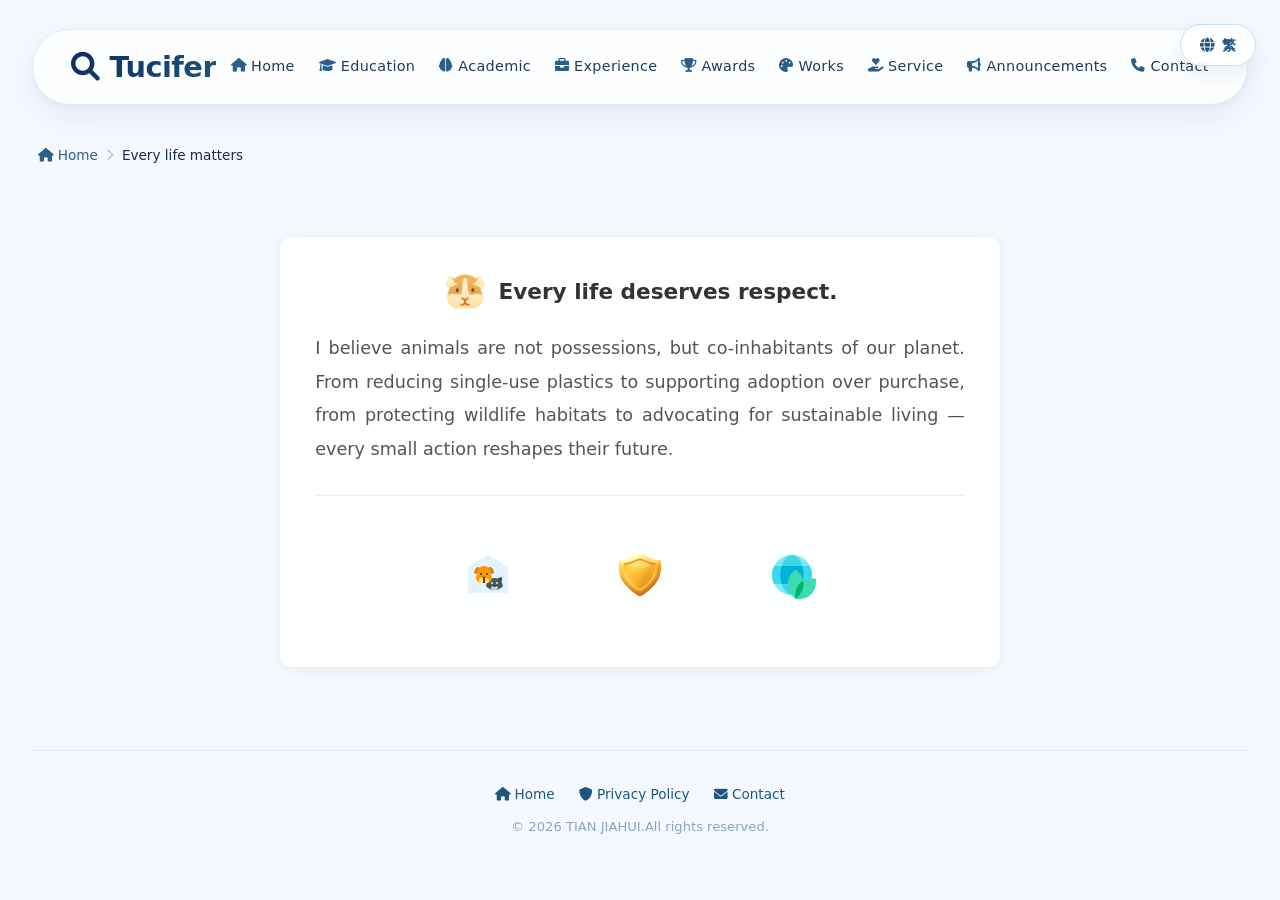
<file: xiaokui.html>
<!DOCTYPE html>
<html lang="en">
<head>
  <meta charset="UTF-8">
  <meta name="viewport" content="width=device-width, initial-scale=1.0, maximum-scale=1.0, user-scalable=yes, viewport-fit=cover">
  <meta http-equiv="Cache-Control" content="no-cache, no-store, must-revalidate">
  <meta http-equiv="Pragma" content="no-cache">
  <meta http-equiv="Expires" content="0">
  <title>Every life deserves respect · Tucifer Tian</title>

  <link rel="icon" type="image/png" href="logoxk (1).png">

  <!-- Font Awesome -->
  <link rel="stylesheet" href="https://cdnjs.cloudflare.com/ajax/libs/font-awesome/6.0.0-beta3/css/all.min.css">

  <style>
    /* ===== 全局 ===== */
    * {
      margin: 0;
      padding: 0;
      box-sizing: border-box;
    }

    body {
      font-family: 'Inter', 'Segoe UI', 'Roboto', system-ui, -apple-system, sans-serif;
      background: #f5f9ff;
      color: #1a2b4c;
      line-height: 1.7;
      transition: all 0.2s ease;
    }

    .container {
      max-width: 1320px;
      margin: 0 auto;
      padding: 1.8rem 2rem;
      display: flex;
      flex-direction: column;
      gap: 2.2rem;
    }

    /* ===== 语言切换 ===== */
    .lang-switch {
      position: fixed;
      top: 1.5rem;
      right: 1.5rem;
      z-index: 100;
      background: rgba(255, 255, 255, 0.85);
      backdrop-filter: blur(12px);
      border: 1px solid #c6defa;
      border-radius: 40px;
      padding: 0.5rem 1.2rem;
      display: flex;
      align-items: center;
      gap: 0.5rem;
      cursor: pointer;
      font-weight: 600;
      color: #1f5680;
      font-size: 0.9rem;
      box-shadow: 0 8px 20px rgba(18, 52, 106, 0.08);
      transition: all 0.3s;
    }
    .lang-switch:hover {
      background: #ffffff;
      box-shadow: 0 12px 28px rgba(18, 52, 106, 0.15);
    }
    .lang-switch i {
      color: #1f5680;
    }

    /* ===== 导航 ===== */
    nav {
      display: flex;
      flex-wrap: wrap;
      align-items: center;
      justify-content: space-between;
      background: rgba(255, 255, 255, 0.8);
      backdrop-filter: blur(16px);
      border-radius: 80px;
      padding: 0.8rem 2.4rem;
      box-shadow: 0 12px 32px rgba(18, 52, 106, 0.08), 0 2px 8px rgba(0, 32, 64, 0.04);
      border: 1px solid rgba(200, 215, 240, 0.5);
      position: sticky;
      top: 1.2rem;
      z-index: 50;
    }

    .logo {
      font-size: 1.8rem;
      font-weight: 550;
      letter-spacing: -0.5px;
      background: linear-gradient(135deg, #0b2b5e, #1f5680);
      -webkit-background-clip: text;
      -webkit-text-fill-color: transparent;
      background-clip: text;
    }

    .nav-links {
      display: flex;
      flex-wrap: wrap;
      gap: 1.5rem;
      list-style: none;
    }

    .nav-links a {
      text-decoration: none;
      color: #1f3a5f;
      font-weight: 500;
      font-size: 0.9rem;
      letter-spacing: 0.3px;
      padding: 0.4rem 0;
      border-bottom: 2px solid transparent;
      transition: 0.25s ease;
      display: flex;
      align-items: center;
      gap: 0.3rem;
      white-space: nowrap;
    }
    .nav-links a i {
      font-size: 0.85rem;
      color: #2b5f8a;
    }
    .nav-links a:hover {
      border-bottom-color: #1f5680;
      color: #0a2540;
      text-decoration: none;
    }

    /* ===== 面包屑 ===== */
    .breadcrumb {
      display: flex;
      align-items: center;
      gap: 0.5rem;
      font-size: 0.85rem;
      color: #6b8bb5;
      padding: 0.2rem 0.4rem;
    }
    .breadcrumb a {
      color: #2b5f8a;
      text-decoration: none;
      transition: color 0.2s;
    }
    .breadcrumb a:hover {
      color: #1f5680;
      text-decoration: underline;
    }
    .breadcrumb .separator {
      color: #b0c4de;
      font-size: 0.75rem;
    }
    .breadcrumb .current {
      color: #1a2b4c;
      font-weight: 500;
    }

  .animal-mission {
      max-width: 720px;
      margin: 2rem auto;
      padding: 2rem 2.2rem;
      background: rgba(255,255,255,0.95);
      border-radius: 12px;
      box-shadow: 0 2px 12px rgba(0,0,0,0.06);
      line-height: 1.9;
    }

    /* ===== 标题区域（整体居中） ===== */
    .mission-header {
      display: flex;
      align-items: center;
      justify-content: center;
      gap: 0.75rem;
      margin-bottom: 1.2rem;
    }

    .title-logo {
      width: 44px;
      height: 44px;
      border-radius: 8px;
      overflow: hidden;
      flex-shrink: 0;
      display: flex;
      align-items: center;
      justify-content: center;
    }

    .title-logo img {
      width: 100%;
      height: 100%;
      object-fit: cover;
    }

    .mission-title {
      font-size: 1.35rem;
      font-weight: 700;
      color: #333;
      margin: 0;
    }

    /* ===== 正文（加大） ===== */
    .mission-body {
      font-size: 1.1rem;
      color: #555;
      margin: 0 0 1.8rem 0;
      text-align: justify;
    }

    /* ===== 底部 Logo 区域 ===== */
    .partner-logos {
      display: flex;
      justify-content: center;
      align-items: center;
      gap: 2rem;
      padding-top: 1.2rem;
      border-top: 1px solid #eee;
    }

    .logo-placeholder {
      width: 120px;
      height: 120px;
      border-radius: 8px;
      overflow: hidden;
      display: flex;
      align-items: center;
      justify-content: center;
    }

    .logo-placeholder img {
      max-height: 50px;
      max-width: 50px;
      object-fit: contain;
    }

    /* ===== 占位文字 ===== */
    .placeholder-text {
      color: #aaa;
      font-size: 0.7rem;
    }

    /* ===== 页脚 ===== */
    footer {
      text-align: center;
      padding: 2rem 1rem 1.5rem;
      color: #8aa5c0;
      font-size: 0.82rem;
      border-top: 1px solid rgba(200, 215, 240, 0.4);
      margin-top: 1rem;
    }
    footer a {
      color: #1f5680;
      text-decoration: none;
      font-weight: 500;
    }
    footer a:hover {
      text-decoration: underline;
    }
    footer .footer-links {
      display: flex;
      justify-content: center;
      gap: 1.5rem;
      margin-bottom: 0.6rem;
      flex-wrap: wrap;
    }
    footer .footer-links a {
      font-size: 0.85rem;
    }

    /* ===== 回到顶部 ===== */
    .back-to-top {
      position: fixed;
      bottom: 2rem;
      right: 2rem;
      width: 48px;
      height: 48px;
      border-radius: 50%;
      background: linear-gradient(135deg, #1f5680, #0b2b5e);
      color: #fff;
      display: flex;
      align-items: center;
      justify-content: center;
      font-size: 1.1rem;
      box-shadow: 0 8px 24px rgba(31, 86, 128, 0.3);
      cursor: pointer;
      z-index: 100;
      opacity: 0;
      visibility: hidden;
      transform: translateY(20px);
      transition: all 0.3s ease;
    }
    .back-to-top.show {
      opacity: 1;
      visibility: visible;
      transform: translateY(0);
    }
    .back-to-top:hover {
      transform: translateY(-3px);
      box-shadow: 0 12px 32px rgba(31, 86, 128, 0.4);
    }

    /* ===== 响应式 ===== */

    @media (max-width: 750px) {
  .container {
    padding: 1rem;
  }
  nav {
    flex-direction: column;
    gap: 0.8rem;
    border-radius: 2rem;
    padding: 1rem 1.5rem;
  }
  .nav-links {
    gap: 1rem;
  }
     
    }


    @media (max-width: 480px) {
  /* 回到顶部按钮手机端缩小 */
  .back-to-top {
    width: 36px;          /* 原来 48px → 现在 36px */
    height: 36px;
    bottom: 1rem;          /* 离底部近一点，更紧凑 */
    right: 1rem;           /* 离右边近一点 */
    font-size: 0.9rem;     /* 箭头图标也相应缩小 */
  }
}
 @media (max-width: 480px) {

  nav {
    padding: 0.4rem 0.6rem;
  }

  .logo {
    font-size: 1rem;
  }

  .nav-links {
    display: grid;
    grid-template-columns: repeat(3, 1fr); /* ✅ 强制 3 列 */
    gap: 0.35rem 0.4rem;
    margin-top: 0.4rem;
  }

  .nav-links li {
    min-width: 0;
  }

  .nav-links a {
    flex-direction: column;
    justify-content: center;
    align-items: center;
    padding: 0.35rem 0.2rem;
    font-size: 0.68rem;
    line-height: 1.15;
    white-space: nowrap;
    overflow: hidden;
    text-overflow: ellipsis;
  }

  .nav-links a i {
    font-size: 0.95rem;
    margin-bottom: 0.15rem;
  }

  .nav-links a span {
    display: block;          /* ✅ 防止 inline 撑高 */
    transform: scale(0.95); /* ✅ 英文略微压缩 */
  }
}


  /* ===== 分隔线 ===== */
  .divider {
    width: 36px;
    height: 2px;
    margin-bottom: 0.45rem;
  }


  @media (max-width: 600px) {
      .animal-mission {
        margin: 1rem auto;
        padding: 1.2rem 1rem;
        border-radius: 8px;
      }

      .mission-header {
        gap: 0.5rem;
      }

      .title-logo {
        width: 32px;
        height: 32px;
        border-radius: 6px;
      }

      .mission-title {
        font-size: 1rem;
      }

      .mission-body {
        font-size: 0.9rem;
        line-height: 1.7;
      }

      .partner-logos {
        gap: 1rem;
        flex-wrap: wrap;
      }

      .logo-placeholder {
        width: 90px;
        height: 42px;
        border-radius: 6px;
      }

      .logo-placeholder img {
        max-height: 32px;
      }
    }

    @media (max-width: 380px) {
      .animal-mission {
        padding: 1rem 0.8rem;
      }

      .mission-header {
        flex-direction: column;
        gap: 0.4rem;
      }

      .mission-title {
        font-size: 0.9rem;
        text-align: center;
      }

      .mission-body {
        font-size: 0.85rem;
      }

      .partner-logos {
        gap: 0.8rem;
      }

      .logo-placeholder {
        width: 80px;
        height: 38px;
      }
    }
    
  </style>
</head>

<body>

  <!-- 语言切换按钮 -->
  <div class="lang-switch" id="langToggle">
    <i class="fas fa-globe"></i>
    <span class="lang-text">繁</span>
  </div>

  <div class="container">

    <!-- 导航栏 -->
    <nav>
      <div class="logo"><i class="fas fa-search"></i> Tucifer</div>
      <ul class="nav-links">
        <li>
          <a href="index.html#home">
            <i class="fas fa-home"></i>
            <span data-en="Home" data-zh-hant="主頁" data-zh-hans="主页">Home</span>
          </a>
        </li>
        <li>
          <a href="index.html#education">
            <i class="fas fa-graduation-cap"></i>
            <span data-en="Education" data-zh-hant="教育背景" data-zh-hans="教育背景">Education</span>
          </a>
        </li>
        <li>
          <a href="index.html#expertise">
            <i class="fas fa-brain"></i>
            <span data-en="Academic" data-zh-hant="學術專長" data-zh-hans="学术专长">Academic</span>
          </a>
        </li>
        <li>
          <a href="index.html#experience">
            <i class="fas fa-briefcase"></i>
            <span data-en="Work Experience" data-zh-hant="工作經驗" data-zh-hans="工作经验">Experience</span>
          </a>
        </li>
        <li>
          <a href="index.html#awards">
            <i class="fas fa-trophy"></i>
            <span data-en="Awards" data-zh-hant="獲獎與認證" data-zh-hans="获奖与认证">Awards</span>
          </a>
        </li>
        <li>
          <a href="index.html#works">
            <i class="fas fa-palette"></i>
            <span data-en="Project" data-zh-hant="項目展示" data-zh-hans="项目展示">Works</span>
          </a>
        </li>
        <li>
          <a href="index.html#service">
            <i class="fas fa-hand-holding-heart"></i>
            <span data-en="Service" data-zh-hant="社會服務" data-zh-hans="社会服务">Service</span>
          </a>
        </li>
        <li>
          <a href="index.html#bulletin">
            <i class="fas fa-bullhorn"></i>
            <span data-en="Announcements" data-zh-hant="公告欄" data-zh-hans="公告栏">Announcements</span>
          </a>
        </li>
        <li>
          <a href="index.html#Contact">
            <i class="fas fa-phone"></i>
            <span data-en="Contact" data-zh-hant="聯絡" data-zh-hans="联络">Contact</span>
          </a>
        </li>
      </ul>
    </nav>

    <!-- 面包屑 -->
    <div class="breadcrumb">
      <a href="index.html"><i class="fas fa-home"></i> <span data-en="Home" data-zh-hant="主頁" data-zh-hans="主页">Home</span></a>
      <span class="separator"><i class="fas fa-chevron-right"></i></span>
      <span class="current" data-en="Every life matters" data-zh-hant="每個生命都重要" data-zh-hans="每一个生命都重要">Every life matters</span>
    </div>

    <!-- 页面标题 -->
   

    <div class="animal-mission">

    <!-- 标题左侧 Logo + 文字 -->
    <div class="mission-header">
      <!-- 标题左侧 Logo（替换 src 为你自己的图片链接） -->
      <div class="title-logo">
        <img src="logoxk (1).png" alt="Logo">
      </div>

      <h3 class="mission-title">
        <span data-en="Every life deserves respect" data-zh-hant="每個生命都值得被尊重" data-zh-hans="每一个生命都值得被尊重">
          Every life deserves respect.
        </span>
      </h3>
    </div>

    <!-- 正文 -->
    <p class="mission-body" data-en="
      I believe animals are not possessions, but co-inhabitants of our planet. From reducing single-use plastics to supporting adoption over purchase, from protecting wildlife habitats to advocating for sustainable living — every small action reshapes their future.
    " data-zh-hant="
      我相信動物並非人類的財產，而是與我們共享這顆星球的同伴。從減少一次性塑料到支持領養而非購買，從保護野生動物棲息地到倡導可持續生活方式——每一個微小的行動都在重塑牠們的未來。
    " data-zh-hans="
      我相信动物并非人类的财产，而是与我们共享这颗星球的同伴。从减少一次性塑料到支持领养而非购买，从保护野生动物栖息地到倡导可持续生活方式——每一个微小的行动都在重塑它们的未来。
    ">
      I believe animals are not possessions, but co-inhabitants of our planet. From reducing single-use plastics to supporting adoption over purchase, from protecting wildlife habitats to advocating for sustainable living — every small action reshapes their future.
    </p>

    <!-- 底部三个 Logo 居中 -->
    <div class="partner-logos">
      <div class="logo-placeholder">
        <img src="logoxk (4).png" alt="Partner Logo 1">
      </div>
      <div class="logo-placeholder">
        <img src="logoxk (3).png" alt="Partner Logo 2">
      </div>
      <div class="logo-placeholder">
        <img src="logoxk (2).png" alt="Partner Logo 3">
      </div>
    </div>

  </div>

    <!-- 页脚 -->
    <footer>
      <div class="footer-links">
        <a href="index.html"><i class="fas fa-home"></i> <span data-en="Home" data-zh-hant="主頁" data-zh-hans="主页">Home</span></a>
        <a href="privacy policy.html"><i class="fas fa-shield-alt"></i> <span data-en="Privacy Policy" data-zh-hant="隱私政策" data-zh-hans="隐私政策">Privacy Policy</span></a>
        <a href="index.html#Contact"><i class="fas fa-envelope"></i> <span data-en="Contact" data-zh-hant="聯絡" data-zh-hans="联络">Contact</span></a>
      </div>
      <p>© 2026 TIAN JIAHUI.<span data-en="All rights reserved." data-zh-hant="保留所有權利。" data-zh-hans="保留所有权利。">All rights reserved.</span></p>
    </footer>

  </div><!-- end container -->

  <!-- 回到顶部 -->
  <div class="back-to-top" id="backToTop" title="Back to Top">
    <i class="fas fa-chevron-up"></i>
  </div>

  <script>
    // 回到顶部
    const backToTop = document.getElementById('backToTop');
    window.addEventListener('scroll', () => {
      if (window.scrollY > 300) {
        backToTop.classList.add('show');
      } else {
        backToTop.classList.remove('show');
      }
    });
    backToTop.addEventListener('click', () => {
      window.scrollTo({ top: 0, behavior: 'smooth' });
    });

    // 语言切换：en → 繁體 → 简体 → en 循环
    const langToggle = document.getElementById('langToggle');
    const langText = langToggle.querySelector('.lang-text');
    let langIndex = 0; // 0=English(default), 1=繁體中文, 2=简体中文
    const langLabels = ['繁', '简', 'En'];

    langToggle.addEventListener('click', () => {
      langIndex = (langIndex + 1) % 3;
      const attr = langIndex === 0 ? 'data-en' : (langIndex === 1 ? 'data-zh-hant' : 'data-zh-hans');
      langText.textContent = langLabels[langIndex];
      document.querySelectorAll('[data-en]').forEach(el => {
        const targetAttr = el.getAttribute(attr);
        if (targetAttr) {
          el.innerHTML = targetAttr;
        }
      });
    });
  </script>

</body>
</html>
</file>
<file: style.css>
/* ===== 全局 ===== */
* {
  margin: 0;
  padding: 0;
  box-sizing: border-box;
}

body {
  font-family: 'Inter', 'Segoe UI', 'Roboto', system-ui, -apple-system, sans-serif;
  background: #f5f9ff;
  color: #1a2b4c;
  line-height: 1.6;
  transition: all 0.2s ease;  



.container {
  max-width: 1320px;
  margin: 0 auto;
  padding: 1.8rem 2rem;
  display: flex;
  flex-direction: column;
  gap: 2.2rem;
}

/* ===== 语言切换 ===== */
.lang-switch {
  position: fixed;
  top: 1.5rem;
  right: 1.5rem;
  z-index: 100;
  background: rgba(255, 255, 255, 0.85);
  backdrop-filter: blur(12px);
  border: 1px solid #c6defa;
  border-radius: 40px;
  padding: 0.5rem 1.2rem;
  display: flex;
  align-items: center;
  gap: 0.5rem;
  cursor: pointer;
  font-weight: 600;
  color: #1f5680;
  font-size: 0.9rem;
  box-shadow: 0 8px 20px rgba(18, 52, 106, 0.08);
  transition: all 0.3s;
}
.lang-switch:hover {
  background: #ffffff;
  box-shadow: 0 12px 28px rgba(18, 52, 106, 0.15);
}
.lang-switch i {
  color: #1f5680;
}

/* ===== 导航 ===== */
nav {
  display: flex;
  flex-wrap: wrap;
  align-items: center;
  justify-content: space-between;
  background: rgba(255, 255, 255, 0.8);
  backdrop-filter: blur(16px);
  border-radius: 80px;
  padding: 0.8rem 2.4rem;
  box-shadow: 0 12px 32px rgba(18, 52, 106, 0.08), 0 2px 8px rgba(0, 32, 64, 0.04);
  border: 1px solid rgba(200, 215, 240, 0.5);
  position: sticky;
  top: 1.2rem;
  z-index: 50;
}



.logo {
  font-size: 1.8rem;
  font-weight: 550;
  letter-spacing: -0.5px;
  background: linear-gradient(135deg, #0b2b5e, #1f5680);
  -webkit-background-clip: text;
  -webkit-text-fill-color: transparent;
  background-clip: text;
}

.nav-links {
  display: flex;
  flex-wrap: wrap;
  gap: 1.5rem;
  list-style: none;
}

.nav-links a {
  text-decoration: none;
  color: #1f3a5f;
  font-weight: 500;
  font-size: 0.9rem;
  letter-spacing: 0.3px;
  padding: 0.4rem 0;
  border-bottom: 2px solid transparent;
  transition: 0.25s ease;
  display: flex;
  align-items: center;
  gap: 0.3rem;
  white-space: nowrap;
}
.nav-links a i {
  font-size: 0.85rem;
  color: #2b5f8a;
}
.nav-links a:hover {
  border-bottom-color: #1f5680;
  color: #0a2540;
  text-decoration: none;
}

@media (max-width: 480px) {

  nav {
    padding: 0.4rem 0.6rem;
  }

  .logo {
    font-size: 1rem;
  }

  .nav-links {
    display: grid;
    grid-template-columns: repeat(3, 1fr); /* ✅ 强制 3 列 */
    gap: 0.35rem 0.4rem;
    margin-top: 0.4rem;
  }

  .nav-links li {
    min-width: 0;
  }

  .nav-links a {
    flex-direction: column;
    justify-content: center;
    align-items: center;
    padding: 0.35rem 0.2rem;
    font-size: 0.68rem;
    line-height: 1.15;
    white-space: nowrap;
    overflow: hidden;
    text-overflow: ellipsis;
  }

  .nav-links a i {
    font-size: 0.95rem;
    margin-bottom: 0.15rem;
  }

  .nav-links a span {
    display: block;          /* ✅ 防止 inline 撑高 */
    transform: scale(0.95); /* ✅ 英文略微压缩 */
  }
}

/* ===== 英雄区 ===== */
.hero {
  display: flex;
  flex-wrap: wrap;
  align-items: center;
  gap: 2.5rem;
  background: #ffffff;
  border-radius: 2.8rem;
  padding: 2.4rem 2.5rem;
  box-shadow: 0 30px 50px -20px rgba(20, 60, 120, 0.15);
  border: 1px solid #e6f0fa;
  background: linear-gradient(105deg, #ffffff 0%, #f3f9ff 100%);
}



.photo-frame {
  flex: 0 0 auto;
  width: 160px;
  height: 160px;
  border-radius: 20%;
  background: linear-gradient(145deg, #aac7e8, #1f4b7a);
  padding: 3px;
  box-shadow: 0 12px 25px rgba(15, 70, 130, 0.25);
}
.photo-frame img {
  width: 100%;
  height: 100%;
  border-radius: 20%;
  object-fit: cover;
  border: 3px solid white;
  background: #e4eef9;
}

.intro-text h1 {
  font-size: 2.8rem;
  font-weight: 600;
  color: #0b2b4f;
  line-height: 1.2;
}

.subtitle {
  font-size: 1.1rem;
  color: #2f5a8c;
  margin: 0.4rem 0 0.8rem;
  font-style: italic;
  border-left: 4px solid #1f5680;
  padding-left: 1.2rem;
}

.quick-badges {
  display: flex;
  flex-wrap: wrap;
  gap: 0.8rem;
  margin-top: 0.8rem;
}
.badge {
  background: #e7f0fd;
  padding: 0.4rem 1.2rem;
  border-radius: 30px;
  font-size: 0.85rem;
  color: #103a5c;
  display: flex;
  align-items: center;
  gap: 0.4rem;
  font-weight: 500;
}

/* From Uiverse.io by dexter-st */ 
/* ===== 加载动画容器 ===== */



/* ===== 首页卡片 ===== */
.home-grid {
  display: grid;
  grid-template-columns: repeat(auto-fit, minmax(280px, 1fr));
  gap: 1.8rem;
  margin: 0.3rem 0 0.8rem;
}

.card {
  background: #ffffff;
  border-radius: 2rem;
  padding: 1.8rem 1.5rem;
  box-shadow: 0 10px 28px rgba(0, 52, 102, 0.06);
  border: 1px solid #dce9fa;
  transition: all 0.3s ease;
  display: flex;
  flex-direction: column;
  gap: 0.7rem;
}
.card:hover {
  transform: translateY(-6px);
  box-shadow: 0 30px 45px -16px rgba(18, 67, 133, 0.2);
  border-color: #9bbce0;
}
.card i {
  font-size: 2rem;
  color: #1f5680;
}
.card h3 {
  font-size: 1.4rem;
  font-weight: 600;
  color: #0a2647;
}

.home-list {
  list-style: none;
  margin-top: 0.4rem;
}
.home-list li {
  display: flex;
  align-items: flex-start;
  gap: 0.6rem;
  padding: 0.5rem 0;
  border-bottom: 1px dashed #ccdff5;
  font-size: 0.9rem;
  line-height: 1.4;
}
.home-list li:last-child {
  border-bottom: none;
}
.home-list i.fa-circle {
  font-size: 0.35rem;
  color: #1f5680;
  margin-top: 0.55rem;
}

/* ===== 区块标题 ===== */
.section-title {
  font-size: 1.9rem;
  font-weight: 520;
  margin: 1.5rem 0 1.1rem;
  display: flex;
  align-items: center;
  gap: 0.7rem;
  color: #123458;
  letter-spacing: -0.3px;
  border-bottom: 2px solid #c6defa;
  padding-bottom: 0.5rem;
}

.grid-2col {
  display: grid;
  grid-template-columns: repeat(auto-fit, minmax(300px, 1fr));
  gap: 2rem;
}

.info-block {
  background: #ffffff;
  border-radius: 1.8rem;
  padding: 1.8rem;
  box-shadow: 0 8px 22px rgba(21, 58, 107, 0.05);
  border: 1px solid #e2efff;
}

.timeline-item {
  margin-bottom: 1.4rem;
  padding-left: 1.2rem;
  border-left: 3px solid #2b5f8a;
}
.timeline-item h4 {
  color: #0b2b4f;
  margin-bottom: 0.2rem;
}
.timeline-item p {
  color: #2f4b6e;
  font-size: 0.9rem;
}

/* ===== 合作伙伴 ===== */
.partner-logos {
  display: flex;
  flex-wrap: wrap;
  align-items: center;
  gap: 1.5rem;
  justify-content: center;
  padding: 1.5rem;
  background: #ffffff;
  border-radius: 2rem;
  border: 1px solid #daecff;
}
.partner-logos span {
  font-size: 1.2rem;
  font-weight: 500;
  color: #103a5c;
  background: #ecf4fd;
  padding: 0.6rem 1.6rem;
  border-radius: 40px;
  letter-spacing: 0.3px;
}

/* ===== 公告 ===== */
.announcement {
  height: 220px;
  background: #f0f7ff;
  border-left: 3px solid #1f5680;
  padding: 1.3rem 2rem;
  border-radius: 1.2rem;
  font-weight: 500;
  color: #0b2b4f;
}

/* ===== 作品展示 ===== */
.works-grid {
  display: grid;
  grid-template-columns: repeat(auto-fit, minmax(260px, 1fr));
  gap: 1.5rem;
}
.work-card {
  background: #ffffff;
  border-radius: 1.5rem;
  padding: 1.5rem;
  border: 1px solid #dce9fa;
  transition: 0.25s;
}
.work-card:hover {
  box-shadow: 0 18px 30px -10px rgba(20, 60, 120, 0.12);
  border-color: #9bbce0;
}
.work-card i {
  font-size: 1.8rem;
  color: #1f5680;
  margin-bottom: 0.5rem;
}

/* 轮播容器 */
.works-carousel {
  position: relative;
  width: 100%;
  max-width: 900px;
  margin: 2.5rem auto 0;
  overflow: hidden;
  border-radius: 2rem;
  box-shadow: 0 20px 40px rgba(20, 60, 120, 0.15);
}

/* 图片轨道 */
.carousel-track {
  display: flex;
  transition: transform 0.5s ease;
}
.carousel-track img {
  width: 100%;
  height: 340px;
  object-fit: contain;
  background: #ffffff;
}

/* 左右按钮 */
.carousel-btn {
  position: absolute;
  top: 50%;
  transform: translateY(-50%);
  background: rgba(255,255,255,0.85);
  border: none;
  font-size: 1.6rem;
  width: 44px;
  height: 44px;
  border-radius: 50%;
  cursor: pointer;
  color: #1f5680;
  box-shadow: 0 6px 16px rgba(0,0,0,0.1);
}
.carousel-btn:hover {
  background: #fff;
}
.carousel-btn.prev { left: 16px; }
.carousel-btn.next { right: 16px; }

/* ===== 页脚 ===== */
footer {
  text-align: center;
  color: #5c7394;
  margin-top: 2.5rem;
  font-size: 0.85rem;
  border-top: 1px solid #d4e3fa;
  padding-top: 2rem;
}
a {
  color: #1f5680;
  text-decoration: none;
}
a:hover {
  text-decoration: underline;
}

/* ===== 响应式 ===== */
@media (max-width: 750px) {
  .container {
    padding: 1rem;
  }
  nav {
    flex-direction: column;
    gap: 0.8rem;
    border-radius: 2rem;
    padding: 1rem 1.5rem;
  }
  .nav-links {
    gap: 1rem;
  }
  .hero {
    flex-direction: column;
    text-align: center;
  }
  .intro-text h1 {
    font-size: 2.2rem;
  }
  .photo-frame {
    width: 130px;
    height: 130px;
  }
  .lang-switch {
    top: 0.8rem;
    right: 0.8rem;
    padding: 0.4rem 1rem;
    font-size: 0.8rem;
  }
}

/* 公告 + 图片布局 */
.announcement-with-img {
  display: flex;
  align-items: center;
  gap: 1.8rem;
  border-left: 3px solid #1f5680;
  padding: 1.6rem 2rem;
  border-radius: 1.2rem;
}

/* 左侧图片 */
.announcement-img {
  flex: 0 0 260px;
  height: 180px;
  display: flex;
  align-items: center;
  justify-content: center;
}

.announcement-img img {
  width: 100%;
  height: 100%;
  object-fit: contain;          /* ✅ 不裁 */
  border-radius: 10px;          /* ✅ 照片圆角 */
}

/* 右侧文字 */
.announcement-text {
  flex: 1;
  padding-left: 0.4rem;
  font-size: 0.95rem;
  color: #0b2b4f;
  line-height: 1.65;
}

.announcement-text p {
  margin-bottom: 0.6rem;
}


@media (max-width: 768px) {

  .announcement {
    display: block; /* ✅ 上下结构 */
    
    /* ✅ 关键：用 Margin 代替 Padding 控制内边距 */
    /* 这样浏览器计算高度时 100% 准确 */
    padding: 0; 
    margin: 1rem 1.4rem; 
    
    border-left: 3px solid #1f5680;
    border-radius: 1.2rem;
  
    
    /* ✅ 物理锁死最小高度 */
    min-height: 420px; 
  }

  .announcement-img {
    width: 100%;
    height: 180px; /* 固定高度，不乱 */
    padding: 1rem 1rem 0 1rem; /* 图片的内边距 */
    box-sizing: border-box;
  }

  .announcement-img img {
    width: 100%;
    height: 100%;
    object-fit: contain;
    border-radius: 10px;
    display: block;
  }

  .announcement-text {
    padding: 0 1rem 1rem 1rem; /* 文字的内边距 */
    box-sizing: border-box;
  }
}


section,
.info-block,
#works,
#bulletin {
  margin-bottom: 4rem;
}

.partner-photo {
  max-width: 900px;
  margin: 2rem auto 0;
  border-radius: 1.5rem;
  overflow: hidden;
  background: #ffffff;
}

.partner-photo img {
  width: 100%;
  height: auto;
  display: block;
}

/* ===== 外层盒子 ===== */
/* ===== 外层 ===== */
.partner-photo {
  padding: 36px 24px;
}

/* ===== 横向 ===== */
.partner-photo .contact-row {
  display: flex;
  justify-content: space-around;
  align-items: center;
  list-style: none;
  padding: 0;
  margin: 0 0 30px;
}

.partner-photo .contact-row li {
  display: flex;
  flex-direction: column;
  align-items: center;
  gap: 8px;
  width: 33.33%;
  text-align: center;
}

.partner-photo .contact-row i,
.partner-photo .contact-row img {
  width: 48px;
  height: 48px;
  font-size: 48px;
  display: block;
  object-fit: contain;
  transition: transform 0.2s ease, opacity 0.2s ease;
}

.partner-photo .contact-row .fa-whatsapp { color: #25D366; }
.partner-photo .contact-row .fa-weixin    { color: #07C160; }

.partner-photo .contact-row span {
  font-size: 14px;
  color: #555;
}

.partner-photo .contact-row li:hover i,
.partner-photo .contact-row li:hover img {
  transform: scale(1.12);
  opacity: 0.85;
}

/* ===== ✅ 竖向（最终对齐方案） ===== */
.contact-vertical {
  display: flex;
  flex-direction: column;
  align-items: flex-start;   /* ✅ 保证 icon + 文字对齐 */
  gap: 18px;

  /* ✅ 居中整块（不破坏对齐） */
  margin: 0 auto 22px;
  width: fit-content;
}

.contact-row-fixed {
  display: flex;
  align-items: center;
  gap: 14px;
}

/* icon 固定尺寸 */
.contact-row-fixed .contact-icon {
  width: 33px;
  height: 33px;
  flex-shrink: 0;
}

/* 文字 */
.contact-row-fixed div {
  display: flex;
  flex-direction: column;
  gap: 4px;
  font-size: 15px;
  color: #333;
}

/* hover */
.contact-row-fixed:hover .contact-icon {
  transform: scale(1.15);
  opacity: 0.8;
}

/* 链接 */
.partner-photo a {
  color: inherit;
  text-decoration: none;
}

.partner-photo a:hover {
  text-decoration: underline;
}

/* ===== 手机端 ===== */
@media (max-width: 480px) {
  .partner-photo {
    padding: 24px 16px;
  }

  .partner-photo .contact-row {
    gap: 8px;
    margin-bottom: 24px;
  }

  .partner-photo .contact-row li {
    gap: 6px;
  }

  .partner-photo .contact-row i,
  .partner-photo .contact-row img {
    width: 36px !important;
    height: 36px !important;
    font-size: 36px !important;
  }

  .partner-photo .contact-row span {
    font-size: 12px;
  }

  .contact-vertical {
    gap: 14px;
  }

  .contact-row-fixed .contact-icon {
    width: 20px;
    height: 20px;
  }

  .contact-row-fixed div {
    font-size: 13px;
    gap: 2px;
  }
}

 /* ===== 回到顶部 ===== */
    .back-to-top {
      position: fixed;
      bottom: 2rem;
      right: 2rem;
      width: 48px;
      height: 48px;
      border-radius: 50%;
      background: linear-gradient(135deg, #1f5680, #0b2b5e);
      color: #fff;
      display: flex;
      align-items: center;
      justify-content: center;
      font-size: 1.1rem;
      box-shadow: 0 8px 24px rgba(31, 86, 128, 0.3);
      cursor: pointer;
      z-index: 100;
      opacity: 0;
      visibility: hidden;
      transform: translateY(20px);
      transition: all 0.3s ease;
    }
    .back-to-top.show {
      opacity: 1;
      visibility: visible;
      transform: translateY(0);
    }
    .back-to-top:hover {
      transform: translateY(-3px);
      box-shadow: 0 12px 32px rgba(31, 86, 128, 0.4);
    }
@media (max-width: 480px) {
  /* 回到顶部按钮手机端缩小 */
  .back-to-top {
    width: 36px;          /* 原来 48px → 现在 36px */
    height: 36px;
    bottom: 1rem;          /* 离底部近一点，更紧凑 */
    right: 1rem;           /* 离右边近一点 */
    font-size: 0.9rem;     /* 箭头图标也相应缩小 */
  }
}

/* =========================
   手机端字体全面压缩（必生效）
   ========================= */
@media (max-width: 480px) {

  /* 页面整体 */
  body {
    font-size: 14px;
  }

  /* 区块标题 */
  .section-title {
    font-size: 1.1rem;
    gap: 0.4rem;
  }

  /* 正文段落 */
  .info-block p,
  .info-block li,
  .home-list li,
  .work-card p {
    font-size: 0.82rem;
    line-height: 1.6;
  }

  /* 小标题 h4 */
  .info-block h4,
  .work-card h4 {
    font-size: 0.92rem;
  }

  /* 徽章 */
  .badge {
    font-size: 0.75rem;
    padding: 0.35rem 0.6rem;
  }

  /* 卡片 */
  .card,
  .info-block,
  .work-card {
    padding: 1rem;
    border-radius: 14px;
  }

  /* 时间线间距 */
  .timeline-item {
    margin-bottom: 0.8rem;
  }

  /* 公告栏 */
  .announcement-text p {
    font-size: 0.82rem;
  }

  /* 联系方式 */
  .contact-row-fixed {
    font-size: 0.82rem;
  }
}

/* ===== 首页三个卡片（Research / Updates / Links）===== */
@media (max-width: 480px) {

  /* 卡片标题 */
  .home-grid .card h3 {
    font-size: 0.92rem;
  }

  /* 卡片图标 */
  .home-grid .card > i {
    font-size: 1.1rem;
  }

  /* 列表文字 */
  .home-grid .home-list li {
    font-size: 0.78rem;
    line-height: 1.55;
  }

  /* 卡片间距再收紧 */
  .home-grid .card {
    padding: 0.9rem 1rem;
    border-radius: 14px;
  }
}

/* =========================
   Hero 区 · 手机端适配
   ========================= */
@media (max-width: 480px) {

  /* Hero 整体 */
  .hero {
    flex-direction: column;
    text-align: center;
    gap: 1rem;
    padding: 1.2rem 0.6rem 1.6rem;
  }

  /* 头像 */
  .photo-frame {
    width: 110px;
    height: 110px;
  }

  /* 姓名 */
  .intro-text h1 {
    font-size: 1.25rem;
    line-height: 1.3;
  }

  /* 英文名 */
  .name-en {
    font-size: 1.15rem;
  }

  /* 中文名 / 昵称 */
  .name-cn {
    font-size: 0.95rem;
  }

  /* Subtitle */
  .subtitle {
    font-size: 0.82rem;
    line-height: 1.5;
    padding: 0 0.4rem;
  }

  /* 简介文字 */
  .intro-text > p {
    font-size: 0.8rem;
    line-height: 1.6;
    padding: 0 0.3rem;
  }

  /* Badges */
  .quick-badges {
    flex-wrap: wrap;
    justify-content: center;
    gap: 0.4rem;
  }

  .quick-badges .badge {
    font-size: 0.7rem;
    padding: 0.3rem 0.55rem;
  }
}


/* =========================
   Works Preview 手机端
   ========================= */
@media (max-width: 480px) {



  /* Works 卡片 */
  #works .work-card {
    padding: 0.9rem 1rem;
    border-radius: 14px;
  }

  /* Works 卡片图标 */
  #works .work-card > i {
    font-size: 1.1rem;
  }

  /* Works 卡片标题 */
  #works .work-card h4 {
    font-size: 0.88rem;
  }

  /* Works 卡片正文 */
  #works .work-card p {
    font-size: 0.78rem;
    line-height: 1.55;
  }
}

/* =========================
   Education 手机端
   ========================= */
@media (max-width: 480px) {

 

  /* 时间线标题 */
  #education .timeline-item h4 {
    font-size: 0.88rem;
    line-height: 1.4;
  }

  /* 时间线正文 */
  #education .timeline-item p {
    font-size: 0.78rem;
    line-height: 1.55;
  }

  /* 成绩徽章 */
  #education .badge {
    font-size: 0.72rem;
    padding: 0.3rem 0.55rem;
  }

  /* 网格改为单列 */
  #education .grid-2col {
    grid-template-columns: 1fr;
    gap: 0.8rem;
  }

  /* 信息块内边距 */
  #education .info-block {
    padding: 1rem;
    border-radius: 14px;
  }
}

/* =========================
   手机端导航 · 吸顶 + 缩小
   ========================= */
@media (max-width: 480px) {

  nav {
    position: sticky;        /* ✅ 只在手机生效 */
    top: 0;
    z-index: 9999;
    padding: 0.4rem 0.6rem;
    background: rgba(255,255,255,0.95);
    backdrop-filter: blur(10px);
    box-shadow: 0 1px 4px rgba(0,0,0,0.06);
    transition: all 0.35s ease;
  }

  nav.shrink {
    padding: 0.25rem 0.5rem;
  }

  nav.shrink .logo {
    font-size: 0.85rem;
  }

  nav.shrink .nav-links a {
    font-size: 0.6rem;
  }

  nav.shrink .nav-links a i {
    font-size: 0.85rem;
  }
}

@media (max-width: 480px) {

  /* 翻译按钮 */
  .lang-switch {
    position: fixed;
    top: 1.3rem;
    right: 1.9rem;
    z-index: 10002;   /* ✅ 必须高于 nav 的 9999 */
    
    font-size: 0.75rem;
    padding: 0.2rem 0.45rem;
    border-radius: 999px;

    background: rgba(255,255,255,0.95);
    backdrop-filter: blur(10px);
    box-shadow: 0 1px 4px rgba(0,0,0,0.08);

    transition: all 0.35s ease;
  }

  .lang-switch.shrink {
    top: 0.3rem;
     right: 2rem;
    font-size: 0.68rem;
    padding: 0.15rem 0.4rem;
  }
}

/* ===== 汉堡按钮 ===== */
.nav-toggle {
  display: none; /* 桌面隐藏 */
  background: none;
  border: none;
  font-size: 1.4rem;
  color: #1f5680;
  cursor: pointer;
  padding: 0.4rem 0.6rem;
  border-radius: 12px;
  transition: background 0.25s;
}
.nav-toggle:hover {
  background: rgba(31, 86, 128, 0.08);
}

@media (max-width: 480px) {

  /* ✅ 显示汉堡按钮 */
  .nav-toggle {
    display: block;
  }

  /* ✅ nav 布局 */
  nav {
    flex-wrap: wrap;
    border-radius: 1.5rem;
    padding: 0.5rem 1rem;
    align-items: center;
  }

  .logo {
    font-size: 1rem;
  }

  /* ===== 菜单默认隐藏（丝滑动画） ===== */
  .nav-links {
    display: grid;
    grid-template-columns: repeat(3, 1fr);
    width: 100%;
    gap: 0.35rem 0.4rem;
    margin-top: 0;
    padding: 0;
    border-top: none;

    /* ✅ 动画关键 */
    max-height: 0;
    overflow: hidden;
    opacity: 0;
    transform: translateY(-8px);
    transition: max-height 0.4s ease,
                opacity 0.35s ease,
                transform 0.35s ease,
                padding 0.35s ease,
                margin-top 0.35s ease;
  }

  /* ✅ 展开态：九宫格 */
  .nav-links.open {
    max-height: 500px;
    opacity: 1;
    transform: translateY(0);
    margin-top: 0.5rem;
    padding: 0.5rem 0 0.3rem;
    border-top: 1px solid #dce9fa;
  }

  .nav-links li {
    min-width: 0;
  }

  .nav-links a {
    flex-direction: column;
    justify-content: center;
    align-items: center;
    padding: 0.5rem 0.2rem;
    font-size: 0.72rem;
    line-height: 1.15;
    white-space: nowrap;
    overflow: hidden;
    text-overflow: ellipsis;
    border-bottom: none;
    border-radius: 12px;
    transition: background 0.2s;
  }

  .nav-links a i {
    font-size: 1rem;
    margin-bottom: 0.2rem;
    color: #1f5680;
  }

  .nav-links a span {
    display: block;
    transform: scale(0.95);
  }

  .nav-links a:hover {
    background: rgba(31, 86, 128, 0.06);
    text-decoration: none;
  }
}


}
</file>
